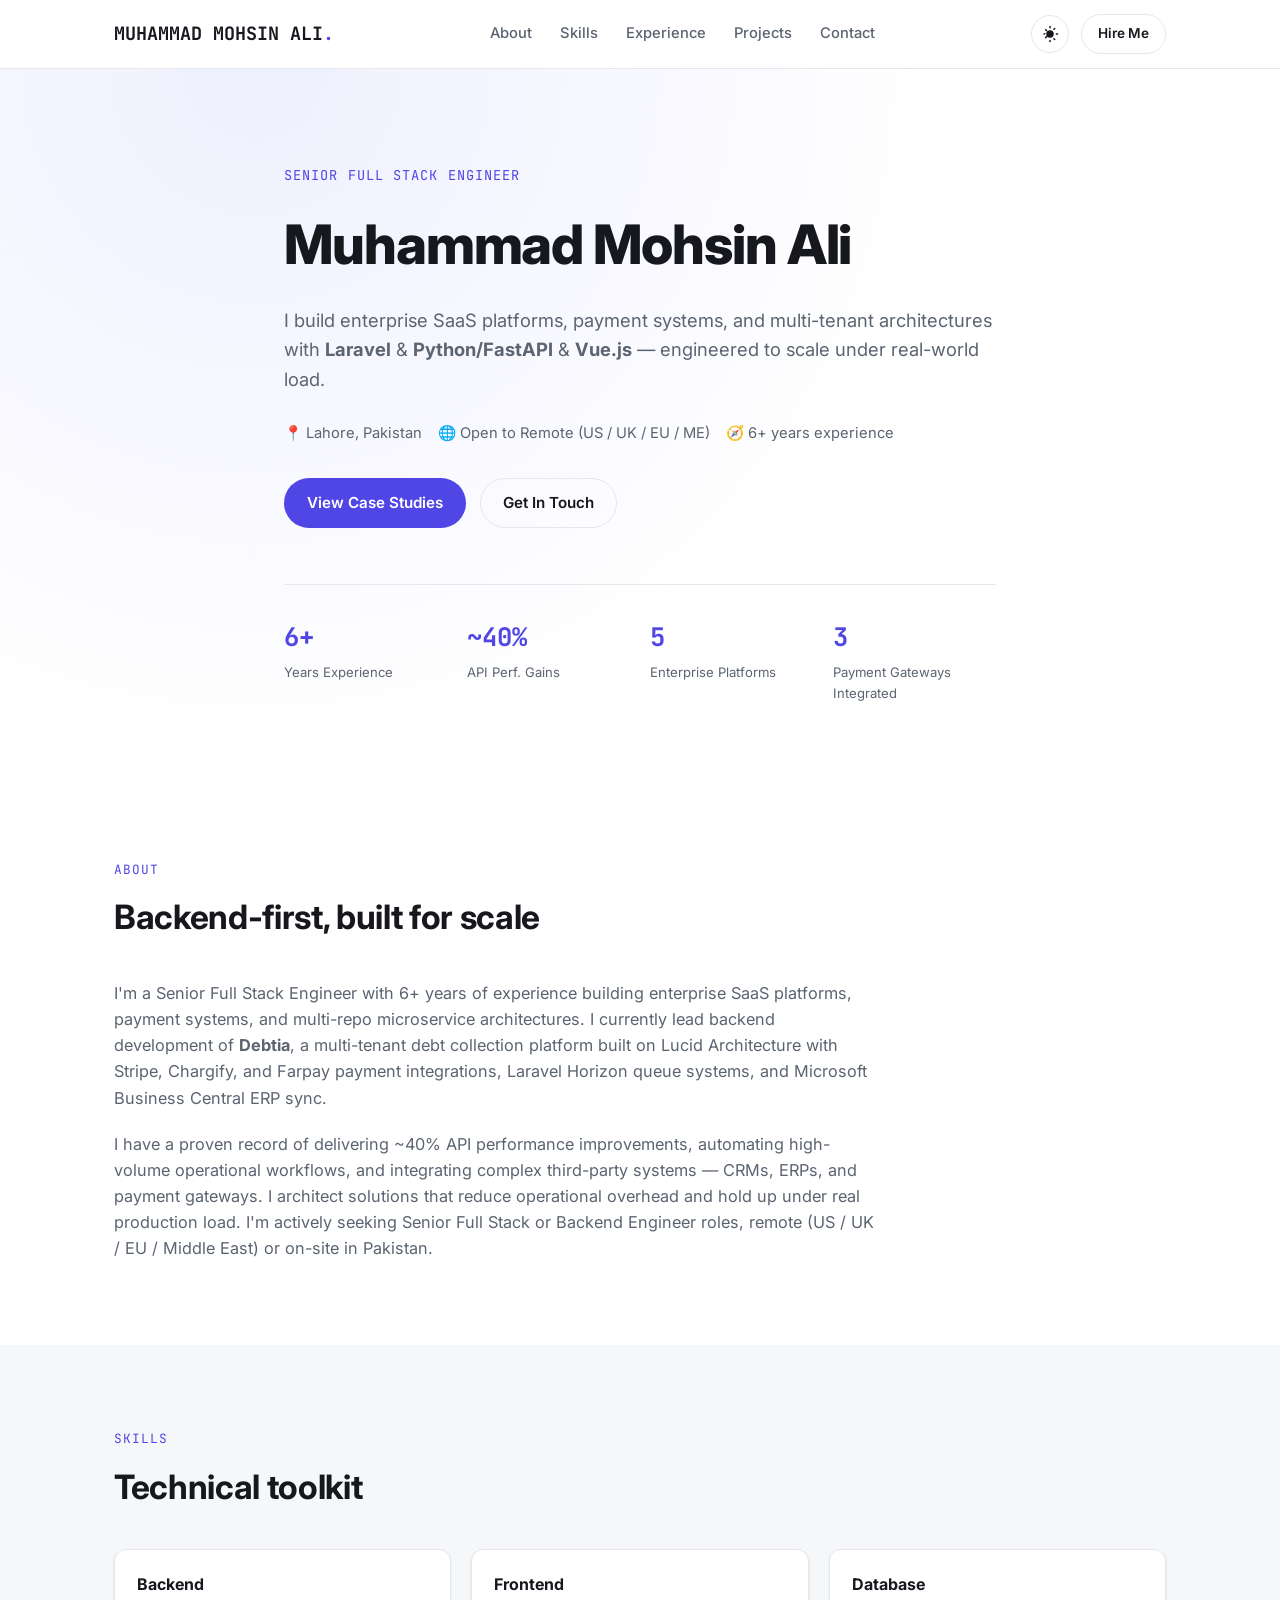
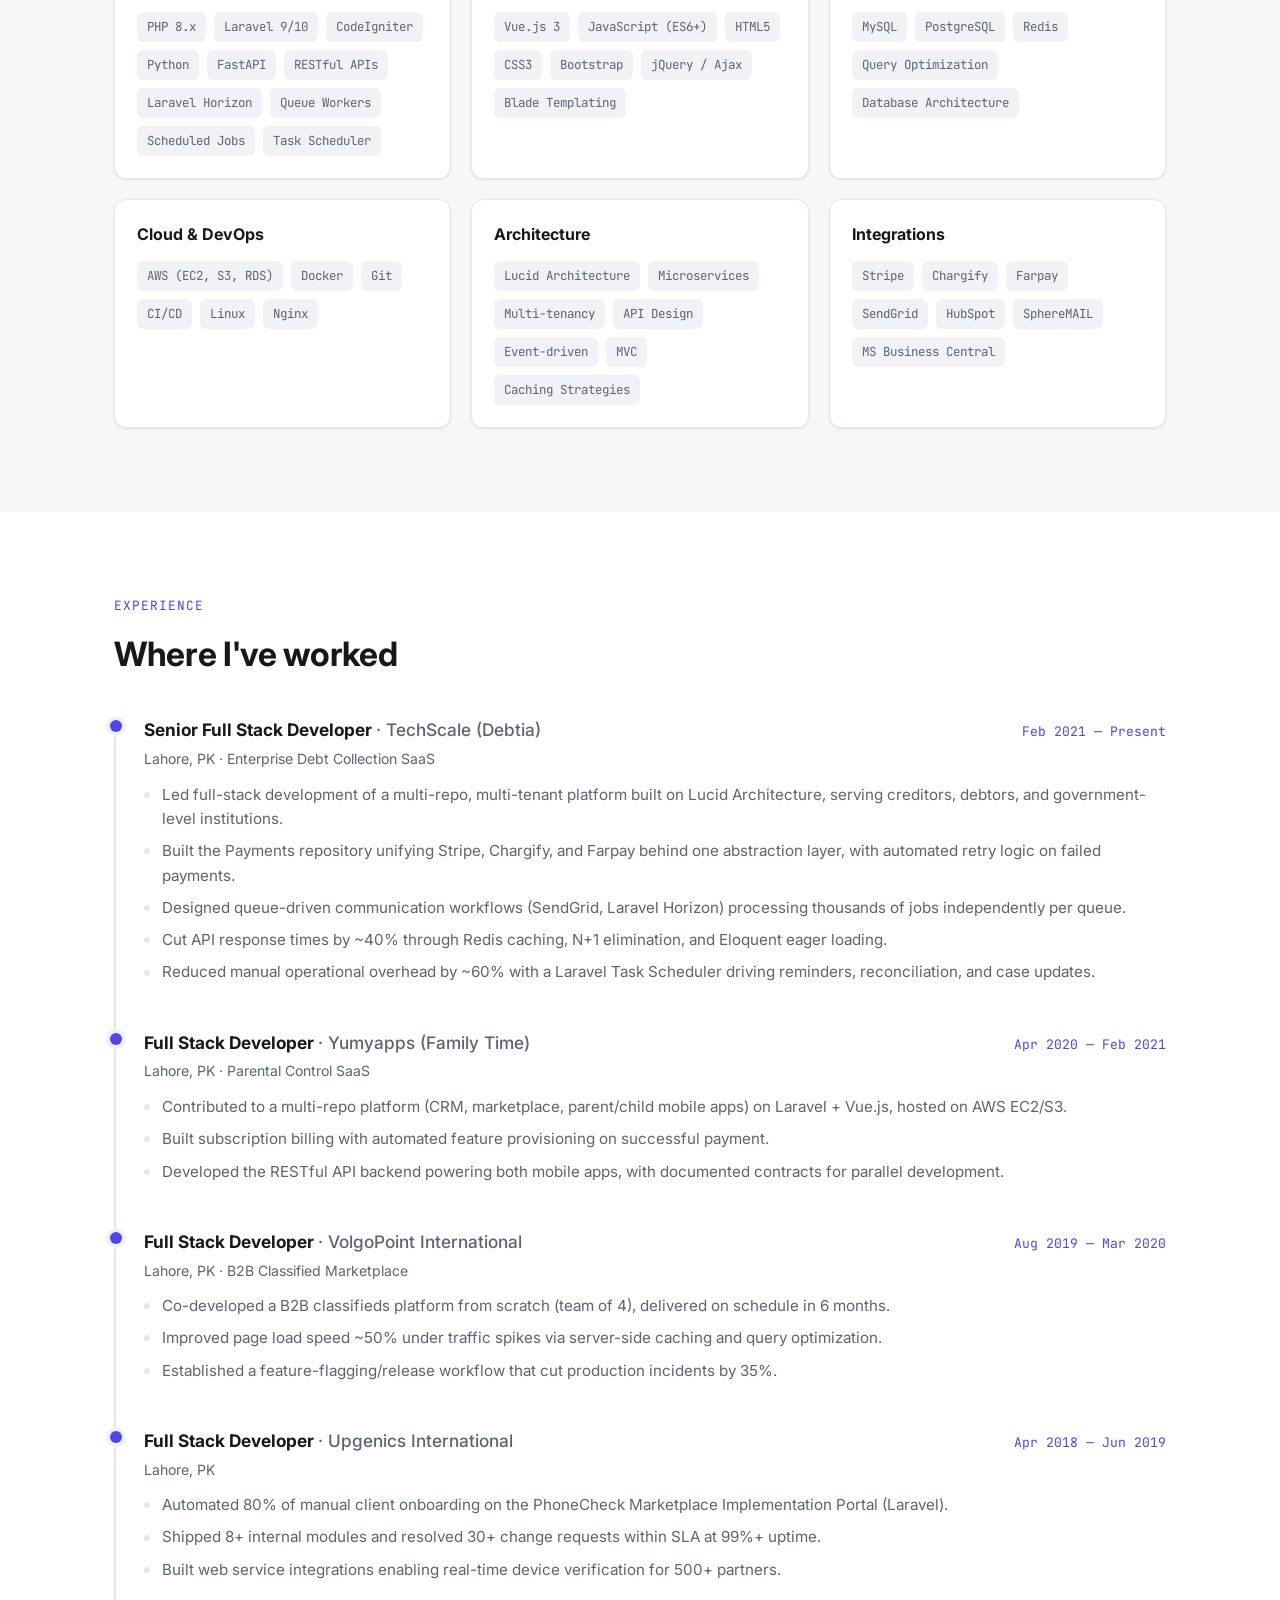
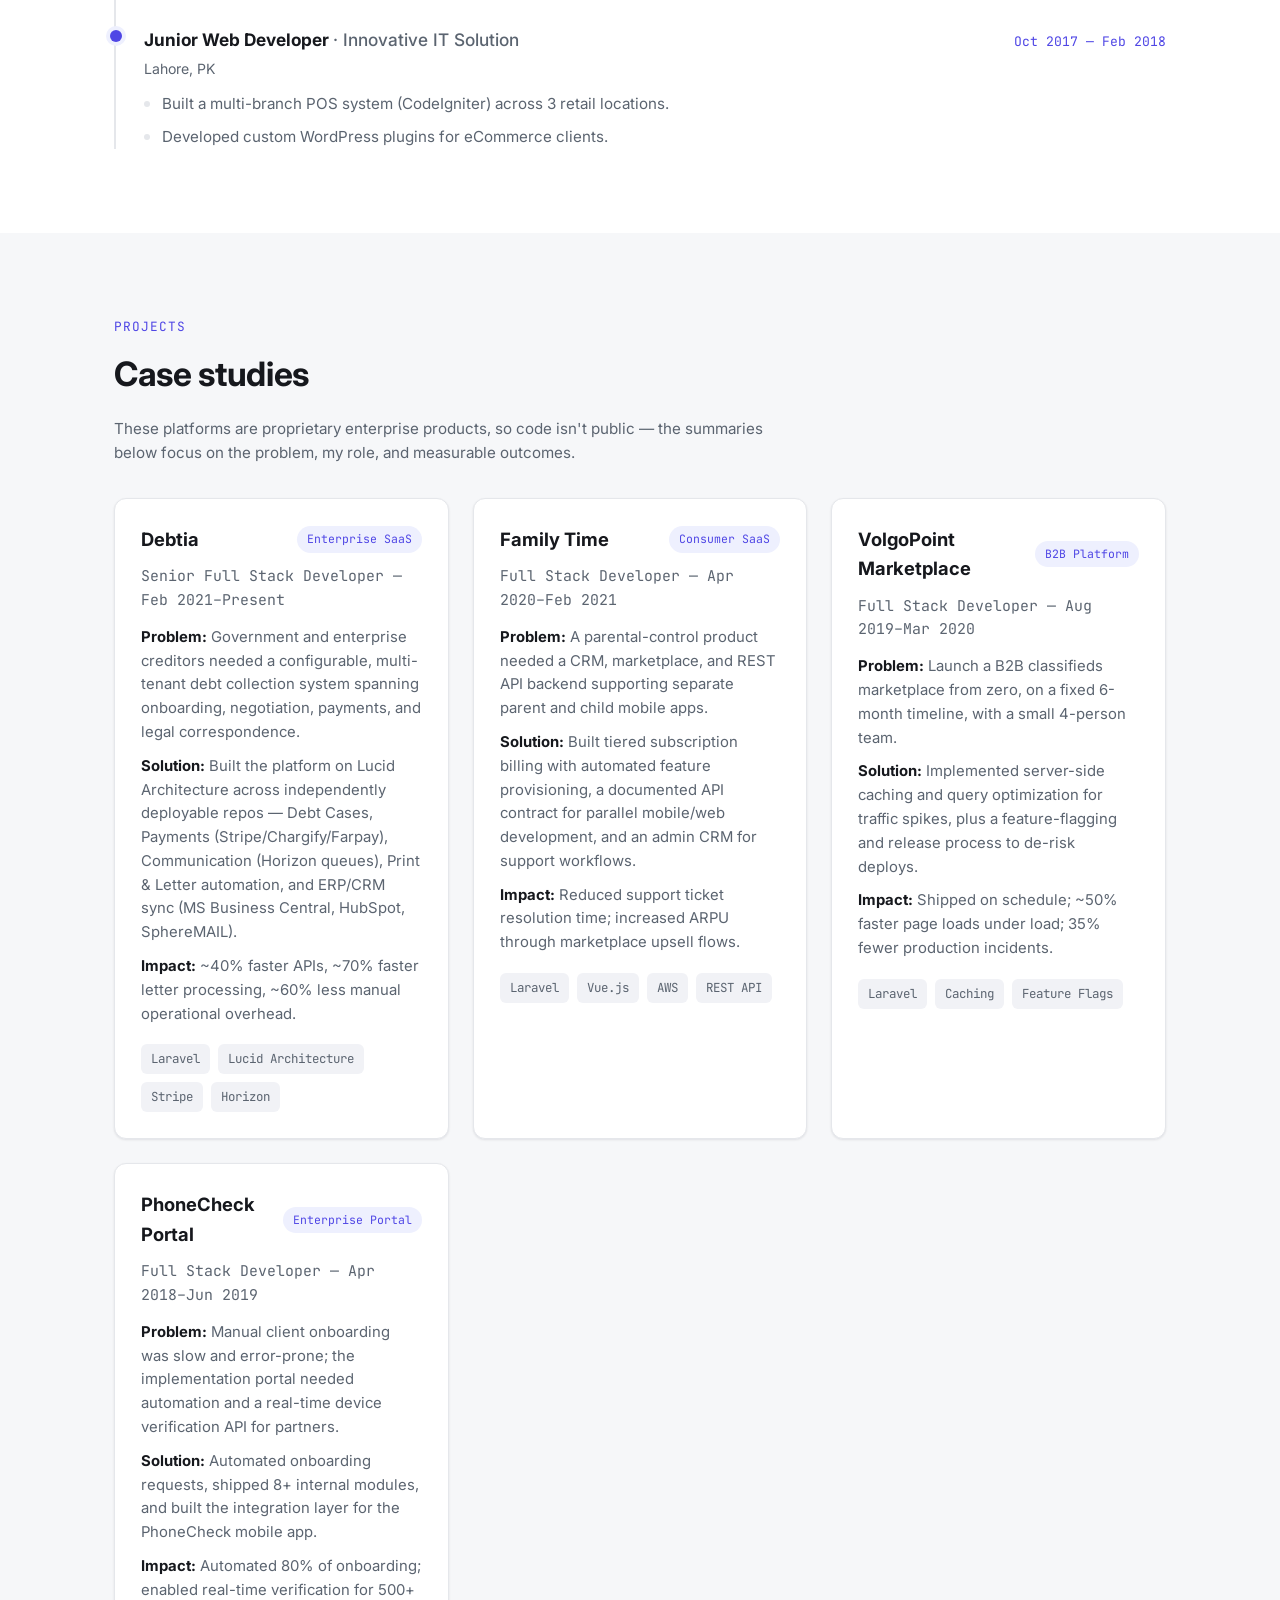
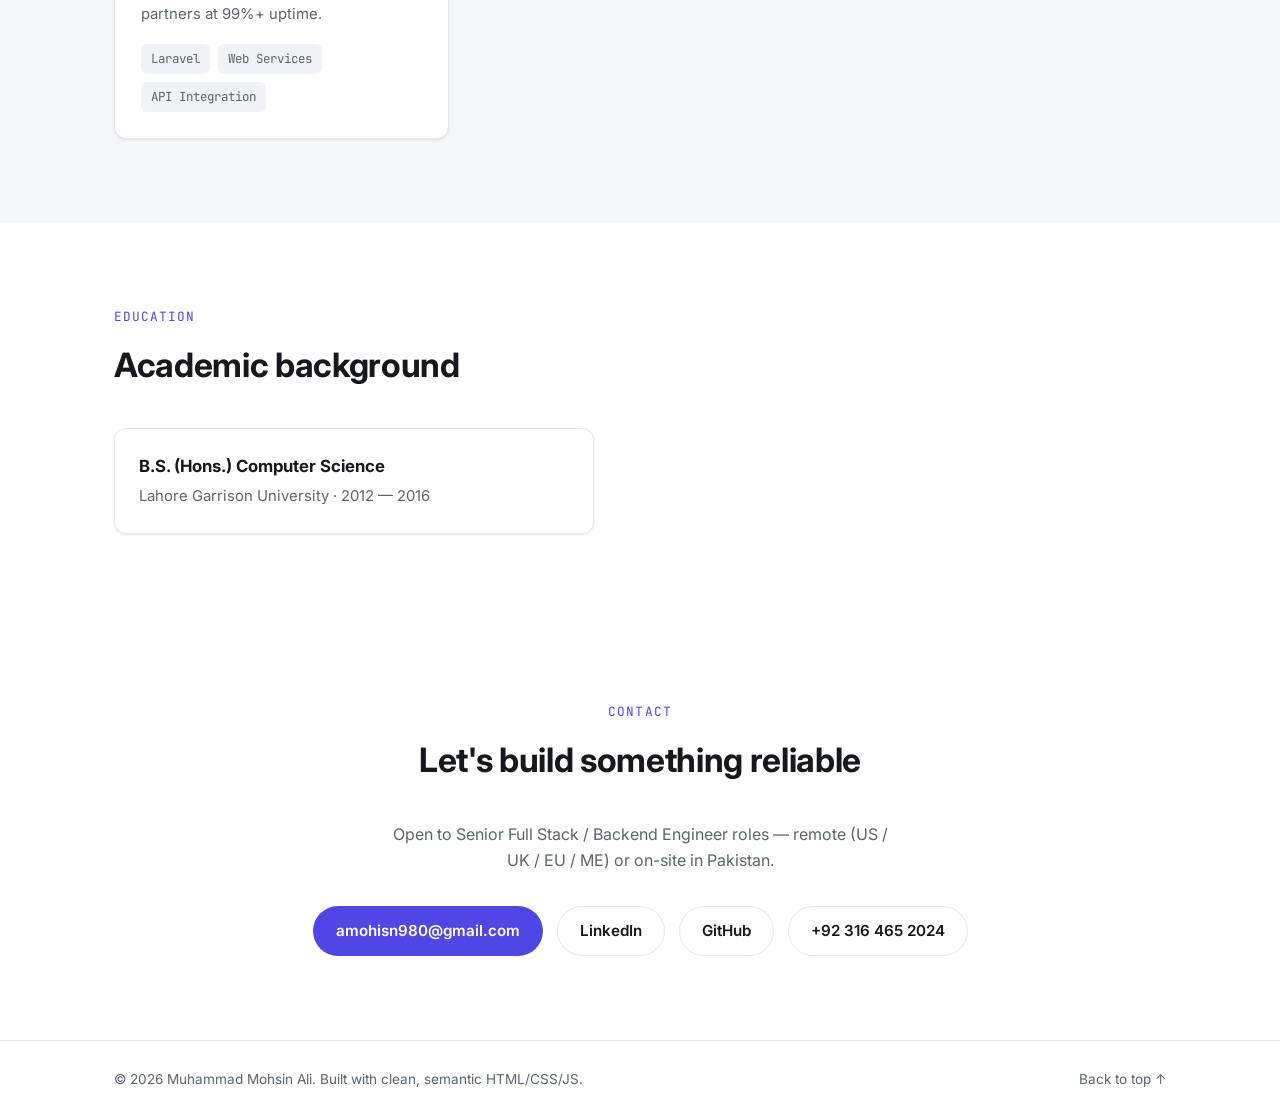
<file: index.html>
<!DOCTYPE html>
<html lang="en">
<head>
<meta charset="UTF-8">
<meta name="viewport" content="width=device-width, initial-scale=1.0">
<title>Muhammad Mohsin Ali — Senior Full Stack Engineer</title>
<meta name="description" content="Senior Full Stack Engineer specializing in Laravel, Vue.js, and cloud architecture for enterprise SaaS and payment platforms.">
<link rel="preconnect" href="https://fonts.googleapis.com">
<link rel="preconnect" href="https://fonts.gstatic.com" crossorigin>
<link href="https://fonts.googleapis.com/css2?family=Inter:wght@400;500;600;700;800&family=JetBrains+Mono:wght@400;500;600&display=swap" rel="stylesheet">
<link rel="stylesheet" href="css/style.css">
</head>
<body>

<a class="skip-link" href="#main">Skip to content</a>

<header class="site-header" id="top">
  <div class="container header-inner">
    <a href="#top" class="logo">MUHAMMAD MOHSIN ALI<span class="logo-dot">.</span></a>

    <nav class="nav" id="nav">
      <a href="#about">About</a>
      <a href="#skills">Skills</a>
      <a href="#experience">Experience</a>
      <a href="#projects">Projects</a>
      <a href="#contact">Contact</a>
    </nav>

    <div class="header-actions">
      <button class="theme-toggle" id="themeToggle" aria-label="Toggle color theme" type="button">
        <svg class="icon-sun" viewBox="0 0 24 24" width="18" height="18" aria-hidden="true"><path fill="currentColor" d="M12 4.5a1 1 0 0 1-1-1V2a1 1 0 1 1 2 0v1.5a1 1 0 0 1-1 1zm0 15a1 1 0 0 1 1 1V22a1 1 0 1 1-2 0v-1.5a1 1 0 0 1 1-1zm7.5-7.5a1 1 0 0 1 1-1H22a1 1 0 1 1 0 2h-1.5a1 1 0 0 1-1-1zm-15 0a1 1 0 0 1 1 1H4a1 1 0 1 1 0-2h1.5a1 1 0 0 1 1 1zm12.02-5.52a1 1 0 0 1 0-1.42l1.06-1.06a1 1 0 1 1 1.42 1.42l-1.06 1.06a1 1 0 0 1-1.42 0zm-11.04 11.04a1 1 0 0 1 0-1.42l1.06-1.06a1 1 0 1 1 1.42 1.42L6.9 17.52a1 1 0 0 1-1.42 0zm11.04 0a1 1 0 0 1 1.42 0l1.06 1.06a1 1 0 1 1-1.42 1.42l-1.06-1.06a1 1 0 0 1 0-1.42zM5.52 5.52a1 1 0 0 1 1.42 0l1.06 1.06a1 1 0 1 1-1.42 1.42L5.52 6.94a1 1 0 0 1 0-1.42zM12 7a5 5 0 1 1 0 10 5 5 0 0 1 0-10z"/></svg>
        <svg class="icon-moon" viewBox="0 0 24 24" width="18" height="18" aria-hidden="true"><path fill="currentColor" d="M20.742 13.045a8.088 8.088 0 0 1-2.077.273c-4.508 0-8.16-3.653-8.16-8.16 0-1.313.313-2.552.868-3.65a.75.75 0 0 0-.917-1.026A10.083 10.083 0 0 0 3 10.917C3 16.478 7.522 21 13.083 21a10.083 10.083 0 0 0 8.475-4.535.75.75 0 0 0-.816-1.42z"/></svg>
      </button>
      <a class="btn btn-sm btn-outline" href="mailto:amohisn980@gmail.com">Hire Me</a>
      <button class="nav-toggle" id="navToggle" aria-label="Toggle navigation" aria-expanded="false" type="button">
        <span></span><span></span><span></span>
      </button>
    </div>
  </div>
</header>

<main id="main">

  <!-- HERO -->
  <section class="hero">
    <div class="container hero-inner">
      <p class="eyebrow">Senior Full Stack Engineer</p>
      <h1>Muhammad Mohsin Ali</h1>
      <p class="hero-sub">I build enterprise SaaS platforms, payment systems, and multi-tenant architectures with <strong>Laravel</strong> &amp; <strong>Python/FastAPI</strong> &amp; <strong>Vue.js</strong> — engineered to scale under real-world load.</p>

      <ul class="hero-meta">
        <li>📍 Lahore, Pakistan</li>
        <li>🌐 Open to Remote (US / UK / EU / ME)</li>
        <li>🧭 6+ years experience</li>
      </ul>

      <div class="hero-actions">
        <a href="#projects" class="btn btn-primary">View Case Studies</a>
        <a href="#contact" class="btn btn-outline">Get In Touch</a>
      </div>

      <div class="hero-stats">
        <div class="stat"><span class="stat-num">6+</span><span class="stat-label">Years Experience</span></div>
        <div class="stat"><span class="stat-num">~40%</span><span class="stat-label">API Perf. Gains</span></div>
        <div class="stat"><span class="stat-num">5</span><span class="stat-label">Enterprise Platforms</span></div>
        <div class="stat"><span class="stat-num">3</span><span class="stat-label">Payment Gateways Integrated</span></div>
      </div>
    </div>
  </section>

  <!-- ABOUT -->
  <section class="section" id="about">
    <div class="container">
      <p class="section-eyebrow">About</p>
      <h2 class="section-title">Backend-first, built for scale</h2>
      <div class="about-grid">
        <p class="about-text">
          I'm a Senior Full Stack Engineer with 6+ years of experience building enterprise SaaS platforms, payment systems,
          and multi-repo microservice architectures. I currently lead backend development of <strong>Debtia</strong>, a
          multi-tenant debt collection platform built on Lucid Architecture with Stripe, Chargify, and Farpay payment
          integrations, Laravel Horizon queue systems, and Microsoft Business Central ERP sync.
        </p>
        <p class="about-text">
          I have a proven record of delivering ~40% API performance improvements, automating high-volume operational
          workflows, and integrating complex third-party systems — CRMs, ERPs, and payment gateways. I architect solutions
          that reduce operational overhead and hold up under real production load. I'm actively seeking Senior Full Stack
          or Backend Engineer roles, remote (US / UK / EU / Middle East) or on-site in Pakistan.
        </p>
      </div>
    </div>
  </section>

  <!-- SKILLS -->
  <section class="section section-alt" id="skills">
    <div class="container">
      <p class="section-eyebrow">Skills</p>
      <h2 class="section-title">Technical toolkit</h2>

      <div class="skills-grid">
        <div class="skill-card">
          <h3>Backend</h3>
          <div class="tag-list">
            <span class="tag">PHP 8.x</span><span class="tag">Laravel 9/10</span><span class="tag">CodeIgniter</span>
            <span class="tag">Python</span><span class="tag">FastAPI</span>
            <span class="tag">RESTful APIs</span><span class="tag">Laravel Horizon</span><span class="tag">Queue Workers</span>
            <span class="tag">Scheduled Jobs</span><span class="tag">Task Scheduler</span>
          </div>
        </div>
        <div class="skill-card">
          <h3>Frontend</h3>
          <div class="tag-list">
            <span class="tag">Vue.js 3</span><span class="tag">JavaScript (ES6+)</span><span class="tag">HTML5</span>
            <span class="tag">CSS3</span><span class="tag">Bootstrap</span><span class="tag">jQuery / Ajax</span>
            <span class="tag">Blade Templating</span>
          </div>
        </div>
        <div class="skill-card">
          <h3>Database</h3>
          <div class="tag-list">
            <span class="tag">MySQL</span><span class="tag">PostgreSQL</span><span class="tag">Redis</span>
            <span class="tag">Query Optimization</span><span class="tag">Database Architecture</span>
          </div>
        </div>
        <div class="skill-card">
          <h3>Cloud &amp; DevOps</h3>
          <div class="tag-list">
            <span class="tag">AWS (EC2, S3, RDS)</span><span class="tag">Docker</span><span class="tag">Git</span>
            <span class="tag">CI/CD</span><span class="tag">Linux</span><span class="tag">Nginx</span>
          </div>
        </div>
        <div class="skill-card">
          <h3>Architecture</h3>
          <div class="tag-list">
            <span class="tag">Lucid Architecture</span><span class="tag">Microservices</span><span class="tag">Multi-tenancy</span>
            <span class="tag">API Design</span><span class="tag">Event-driven</span><span class="tag">MVC</span>
            <span class="tag">Caching Strategies</span>
          </div>
        </div>
        <div class="skill-card">
          <h3>Integrations</h3>
          <div class="tag-list">
            <span class="tag">Stripe</span><span class="tag">Chargify</span><span class="tag">Farpay</span>
            <span class="tag">SendGrid</span><span class="tag">HubSpot</span><span class="tag">SphereMAIL</span>
            <span class="tag">MS Business Central</span>
          </div>
        </div>
      </div>
    </div>
  </section>

  <!-- EXPERIENCE -->
  <section class="section" id="experience">
    <div class="container">
      <p class="section-eyebrow">Experience</p>
      <h2 class="section-title">Where I've worked</h2>

      <ol class="timeline">
        <li class="timeline-item">
          <div class="timeline-marker"></div>
          <div class="timeline-content">
            <div class="timeline-head">
              <h3>Senior Full Stack Developer <span class="timeline-company">· TechScale (Debtia)</span></h3>
              <span class="timeline-date">Feb 2021 — Present</span>
            </div>
            <p class="timeline-loc">Lahore, PK · Enterprise Debt Collection SaaS</p>
            <ul>
              <li>Led full-stack development of a multi-repo, multi-tenant platform built on Lucid Architecture, serving creditors, debtors, and government-level institutions.</li>
              <li>Built the Payments repository unifying Stripe, Chargify, and Farpay behind one abstraction layer, with automated retry logic on failed payments.</li>
              <li>Designed queue-driven communication workflows (SendGrid, Laravel Horizon) processing thousands of jobs independently per queue.</li>
              <li>Cut API response times by ~40% through Redis caching, N+1 elimination, and Eloquent eager loading.</li>
              <li>Reduced manual operational overhead by ~60% with a Laravel Task Scheduler driving reminders, reconciliation, and case updates.</li>
            </ul>
          </div>
        </li>

        <li class="timeline-item">
          <div class="timeline-marker"></div>
          <div class="timeline-content">
            <div class="timeline-head">
              <h3>Full Stack Developer <span class="timeline-company">· Yumyapps (Family Time)</span></h3>
              <span class="timeline-date">Apr 2020 — Feb 2021</span>
            </div>
            <p class="timeline-loc">Lahore, PK · Parental Control SaaS</p>
            <ul>
              <li>Contributed to a multi-repo platform (CRM, marketplace, parent/child mobile apps) on Laravel + Vue.js, hosted on AWS EC2/S3.</li>
              <li>Built subscription billing with automated feature provisioning on successful payment.</li>
              <li>Developed the RESTful API backend powering both mobile apps, with documented contracts for parallel development.</li>
            </ul>
          </div>
        </li>

        <li class="timeline-item">
          <div class="timeline-marker"></div>
          <div class="timeline-content">
            <div class="timeline-head">
              <h3>Full Stack Developer <span class="timeline-company">· VolgoPoint International</span></h3>
              <span class="timeline-date">Aug 2019 — Mar 2020</span>
            </div>
            <p class="timeline-loc">Lahore, PK · B2B Classified Marketplace</p>
            <ul>
              <li>Co-developed a B2B classifieds platform from scratch (team of 4), delivered on schedule in 6 months.</li>
              <li>Improved page load speed ~50% under traffic spikes via server-side caching and query optimization.</li>
              <li>Established a feature-flagging/release workflow that cut production incidents by 35%.</li>
            </ul>
          </div>
        </li>

        <li class="timeline-item">
          <div class="timeline-marker"></div>
          <div class="timeline-content">
            <div class="timeline-head">
              <h3>Full Stack Developer <span class="timeline-company">· Upgenics International</span></h3>
              <span class="timeline-date">Apr 2018 — Jun 2019</span>
            </div>
            <p class="timeline-loc">Lahore, PK</p>
            <ul>
              <li>Automated 80% of manual client onboarding on the PhoneCheck Marketplace Implementation Portal (Laravel).</li>
              <li>Shipped 8+ internal modules and resolved 30+ change requests within SLA at 99%+ uptime.</li>
              <li>Built web service integrations enabling real-time device verification for 500+ partners.</li>
            </ul>
          </div>
        </li>

        <li class="timeline-item">
          <div class="timeline-marker"></div>
          <div class="timeline-content">
            <div class="timeline-head">
              <h3>Junior Web Developer <span class="timeline-company">· Innovative IT Solution</span></h3>
              <span class="timeline-date">Oct 2017 — Feb 2018</span>
            </div>
            <p class="timeline-loc">Lahore, PK</p>
            <ul>
              <li>Built a multi-branch POS system (CodeIgniter) across 3 retail locations.</li>
              <li>Developed custom WordPress plugins for eCommerce clients.</li>
            </ul>
          </div>
        </li>
      </ol>
    </div>
  </section>

  <!-- PROJECTS / CASE STUDIES -->
  <section class="section section-alt" id="projects">
    <div class="container">
      <p class="section-eyebrow">Projects</p>
      <h2 class="section-title">Case studies</h2>
      <p class="section-note">These platforms are proprietary enterprise products, so code isn't public — the summaries below focus on the problem, my role, and measurable outcomes.</p>

      <div class="case-grid">
        <article class="case-card">
          <div class="case-head">
            <h3>Debtia</h3>
            <span class="case-tag">Enterprise SaaS</span>
          </div>
          <p class="case-role">Senior Full Stack Developer — Feb 2021–Present</p>
          <p><strong>Problem:</strong> Government and enterprise creditors needed a configurable, multi-tenant debt collection system spanning onboarding, negotiation, payments, and legal correspondence.</p>
          <p><strong>Solution:</strong> Built the platform on Lucid Architecture across independently deployable repos — Debt Cases, Payments (Stripe/Chargify/Farpay), Communication (Horizon queues), Print &amp; Letter automation, and ERP/CRM sync (MS Business Central, HubSpot, SphereMAIL).</p>
          <p><strong>Impact:</strong> ~40% faster APIs, ~70% faster letter processing, ~60% less manual operational overhead.</p>
          <div class="tag-list">
            <span class="tag">Laravel</span><span class="tag">Lucid Architecture</span><span class="tag">Stripe</span><span class="tag">Horizon</span>
          </div>
        </article>

        <article class="case-card">
          <div class="case-head">
            <h3>Family Time</h3>
            <span class="case-tag">Consumer SaaS</span>
          </div>
          <p class="case-role">Full Stack Developer — Apr 2020–Feb 2021</p>
          <p><strong>Problem:</strong> A parental-control product needed a CRM, marketplace, and REST API backend supporting separate parent and child mobile apps.</p>
          <p><strong>Solution:</strong> Built tiered subscription billing with automated feature provisioning, a documented API contract for parallel mobile/web development, and an admin CRM for support workflows.</p>
          <p><strong>Impact:</strong> Reduced support ticket resolution time; increased ARPU through marketplace upsell flows.</p>
          <div class="tag-list">
            <span class="tag">Laravel</span><span class="tag">Vue.js</span><span class="tag">AWS</span><span class="tag">REST API</span>
          </div>
        </article>

        <article class="case-card">
          <div class="case-head">
            <h3>VolgoPoint Marketplace</h3>
            <span class="case-tag">B2B Platform</span>
          </div>
          <p class="case-role">Full Stack Developer — Aug 2019–Mar 2020</p>
          <p><strong>Problem:</strong> Launch a B2B classifieds marketplace from zero, on a fixed 6-month timeline, with a small 4-person team.</p>
          <p><strong>Solution:</strong> Implemented server-side caching and query optimization for traffic spikes, plus a feature-flagging and release process to de-risk deploys.</p>
          <p><strong>Impact:</strong> Shipped on schedule; ~50% faster page loads under load; 35% fewer production incidents.</p>
          <div class="tag-list">
            <span class="tag">Laravel</span><span class="tag">Caching</span><span class="tag">Feature Flags</span>
          </div>
        </article>

        <article class="case-card">
          <div class="case-head">
            <h3>PhoneCheck Portal</h3>
            <span class="case-tag">Enterprise Portal</span>
          </div>
          <p class="case-role">Full Stack Developer — Apr 2018–Jun 2019</p>
          <p><strong>Problem:</strong> Manual client onboarding was slow and error-prone; the implementation portal needed automation and a real-time device verification API for partners.</p>
          <p><strong>Solution:</strong> Automated onboarding requests, shipped 8+ internal modules, and built the integration layer for the PhoneCheck mobile app.</p>
          <p><strong>Impact:</strong> Automated 80% of onboarding; enabled real-time verification for 500+ partners at 99%+ uptime.</p>
          <div class="tag-list">
            <span class="tag">Laravel</span><span class="tag">Web Services</span><span class="tag">API Integration</span>
          </div>
        </article>
      </div>
    </div>
  </section>

  <!-- EDUCATION -->
  <section class="section" id="education">
    <div class="container">
      <p class="section-eyebrow">Education</p>
      <h2 class="section-title">Academic background</h2>
      <div class="edu-card">
        <h3>B.S. (Hons.) Computer Science</h3>
        <p>Lahore Garrison University · 2012 — 2016</p>
      </div>
    </div>
  </section>

  <!-- CONTACT -->
  <section class="section section-cta" id="contact">
    <div class="container cta-inner">
      <p class="section-eyebrow">Contact</p>
      <h2 class="section-title">Let's build something reliable</h2>
      <p class="cta-text">Open to Senior Full Stack / Backend Engineer roles — remote (US / UK / EU / ME) or on-site in Pakistan.</p>
      <div class="contact-links">
        <a class="btn btn-primary" href="mailto:amohisn980@gmail.com">amohisn980@gmail.com</a>
        <a class="btn btn-outline" href="https://linkedin.com/in/mohxin-ali" target="_blank" rel="noopener">LinkedIn</a>
        <a class="btn btn-outline" href="https://github.com/mohsin980" target="_blank" rel="noopener">GitHub</a>
        <a class="btn btn-outline" href="tel:+923164652024">+92 316 465 2024</a>
      </div>
    </div>
  </section>

</main>

<footer class="site-footer">
  <div class="container footer-inner">
    <p>&copy; <span id="year"></span> Muhammad Mohsin Ali. Built with clean, semantic HTML/CSS/JS.</p>
    <a href="#top">Back to top ↑</a>
  </div>
</footer>

<script src="js/script.js"></script>
</body>
</html>
</file>
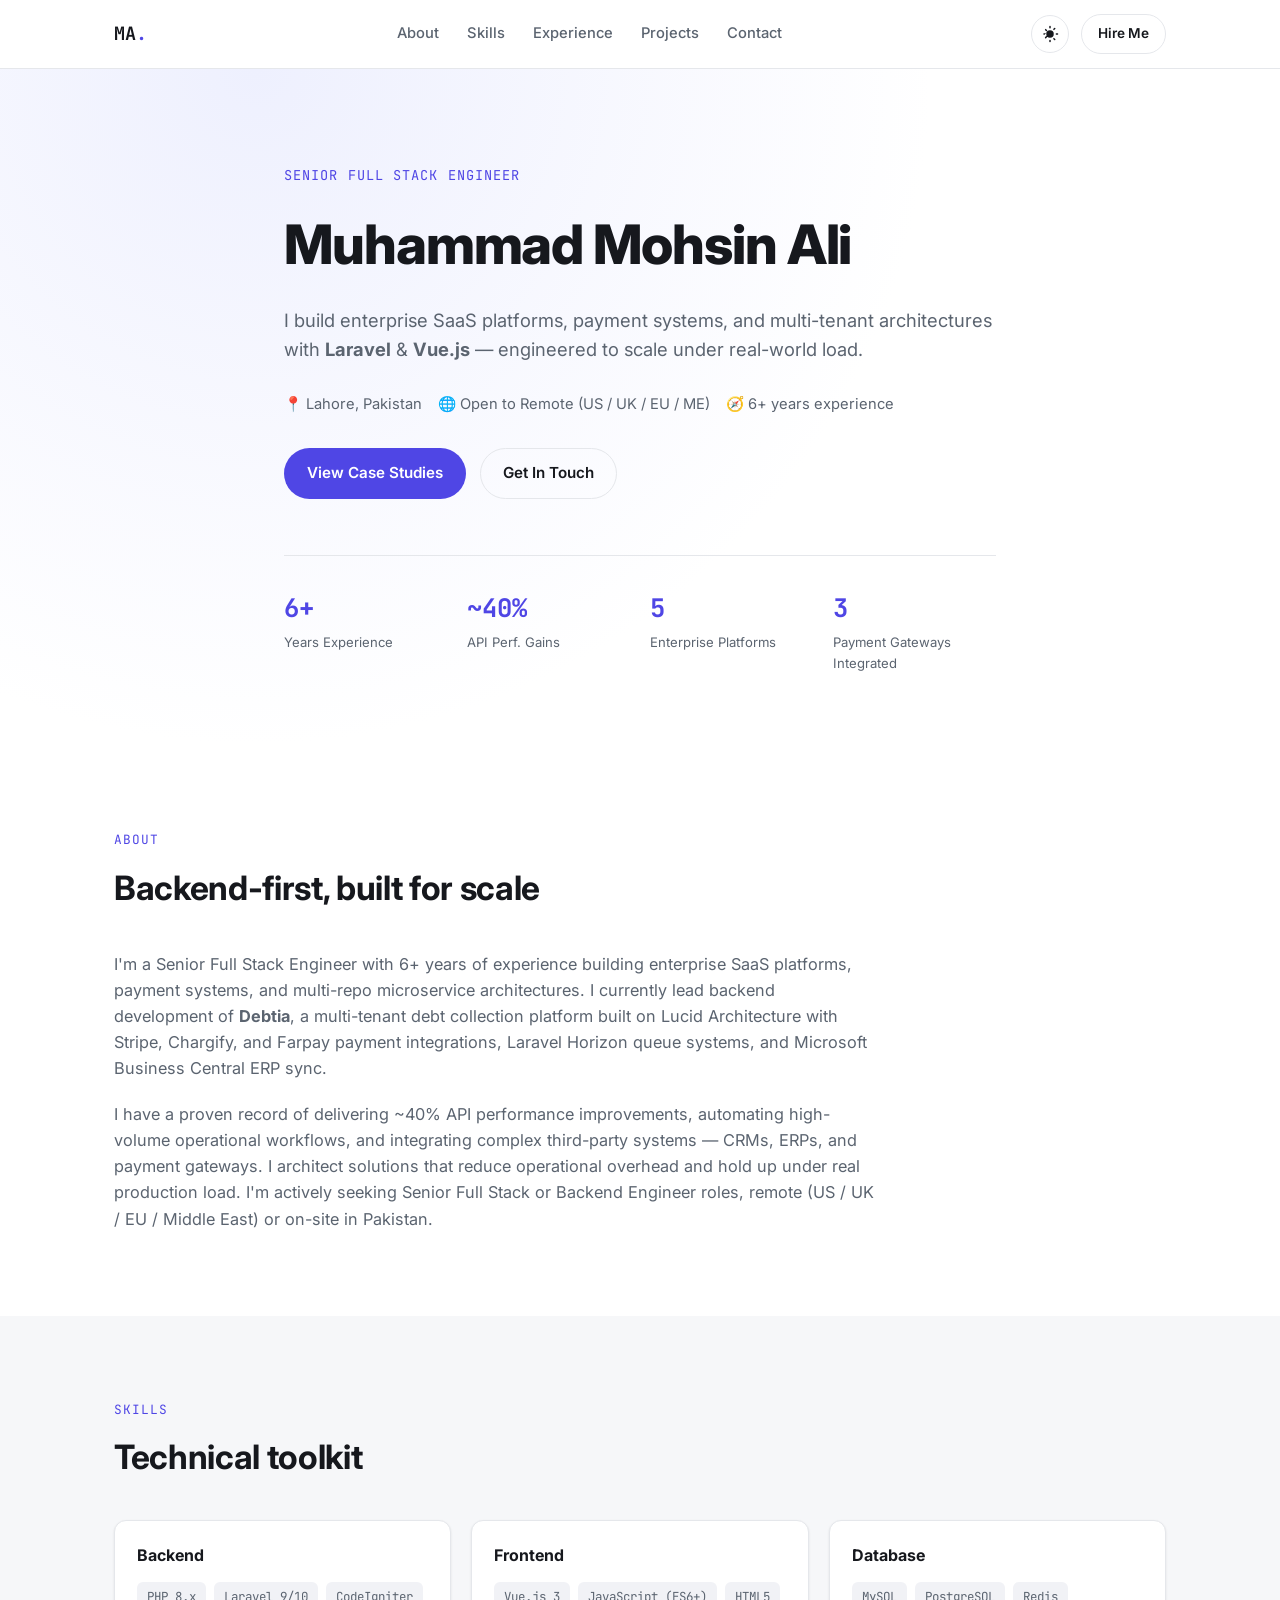
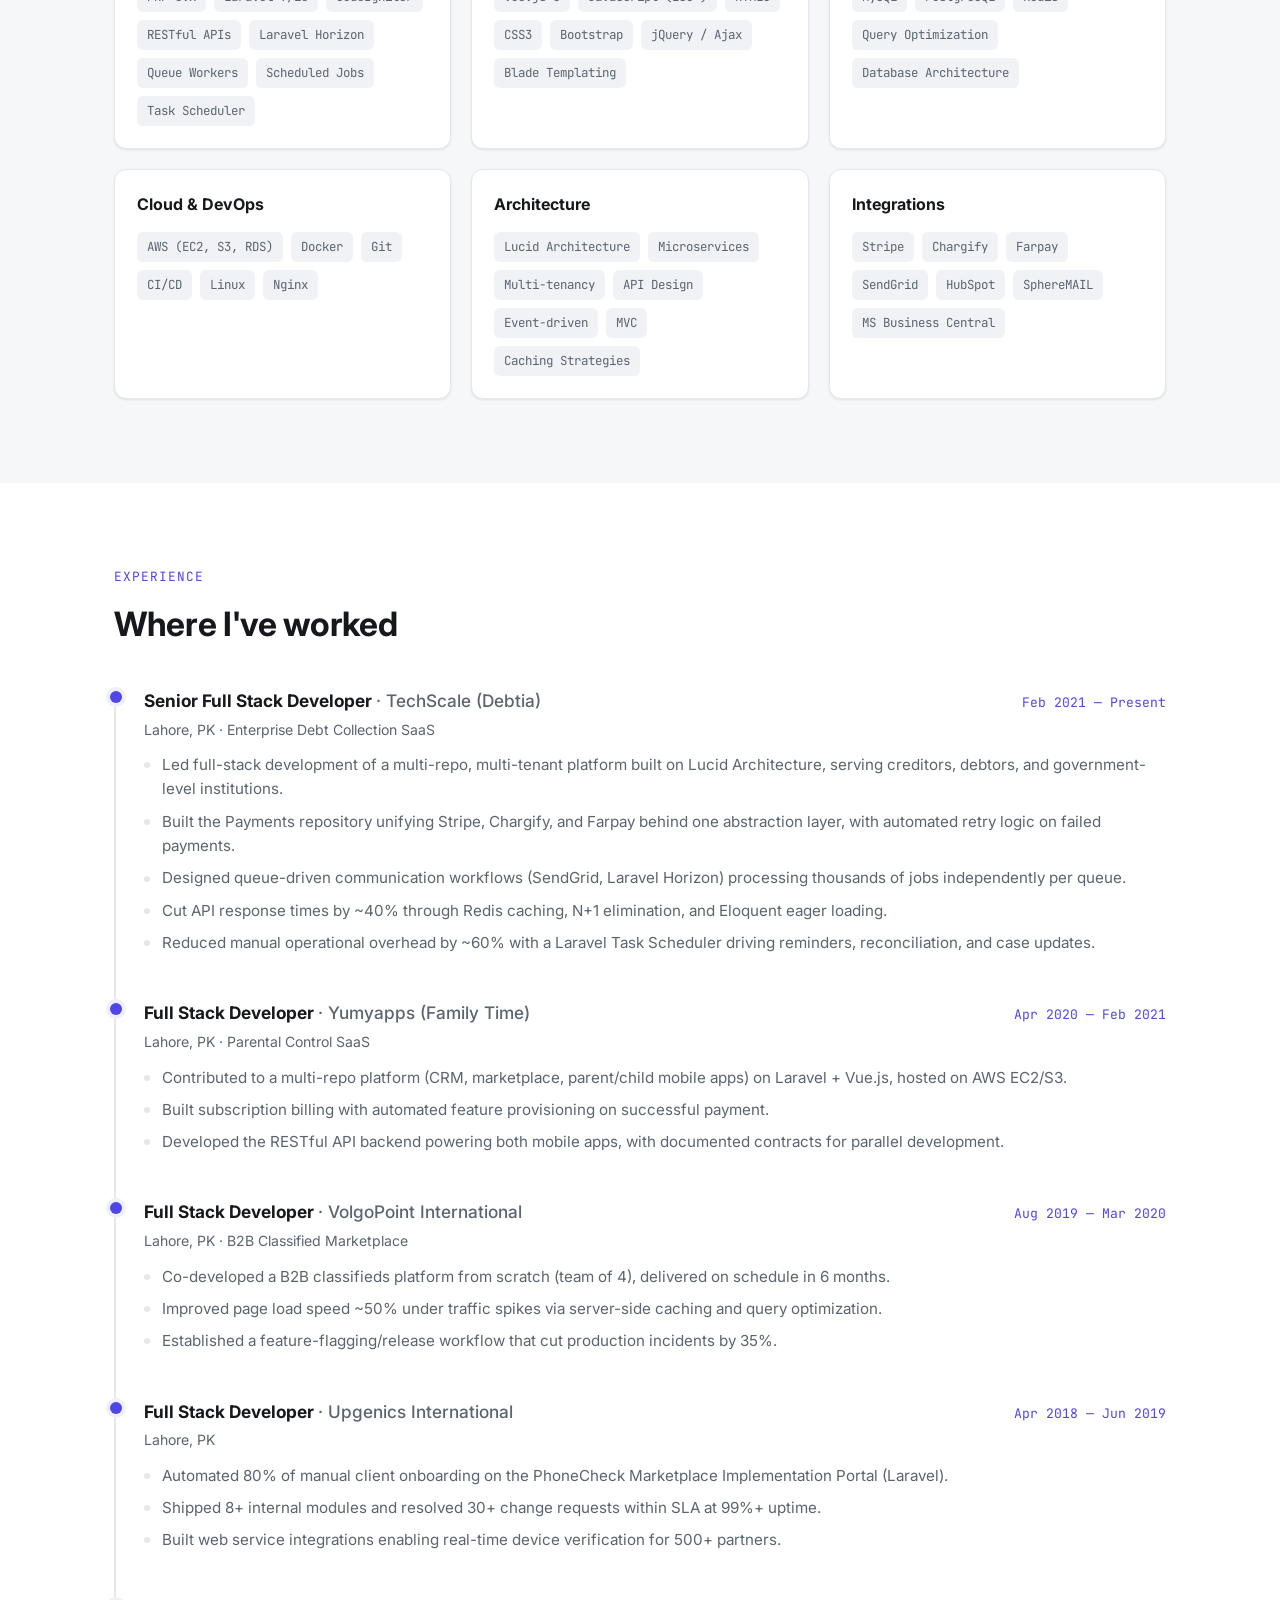
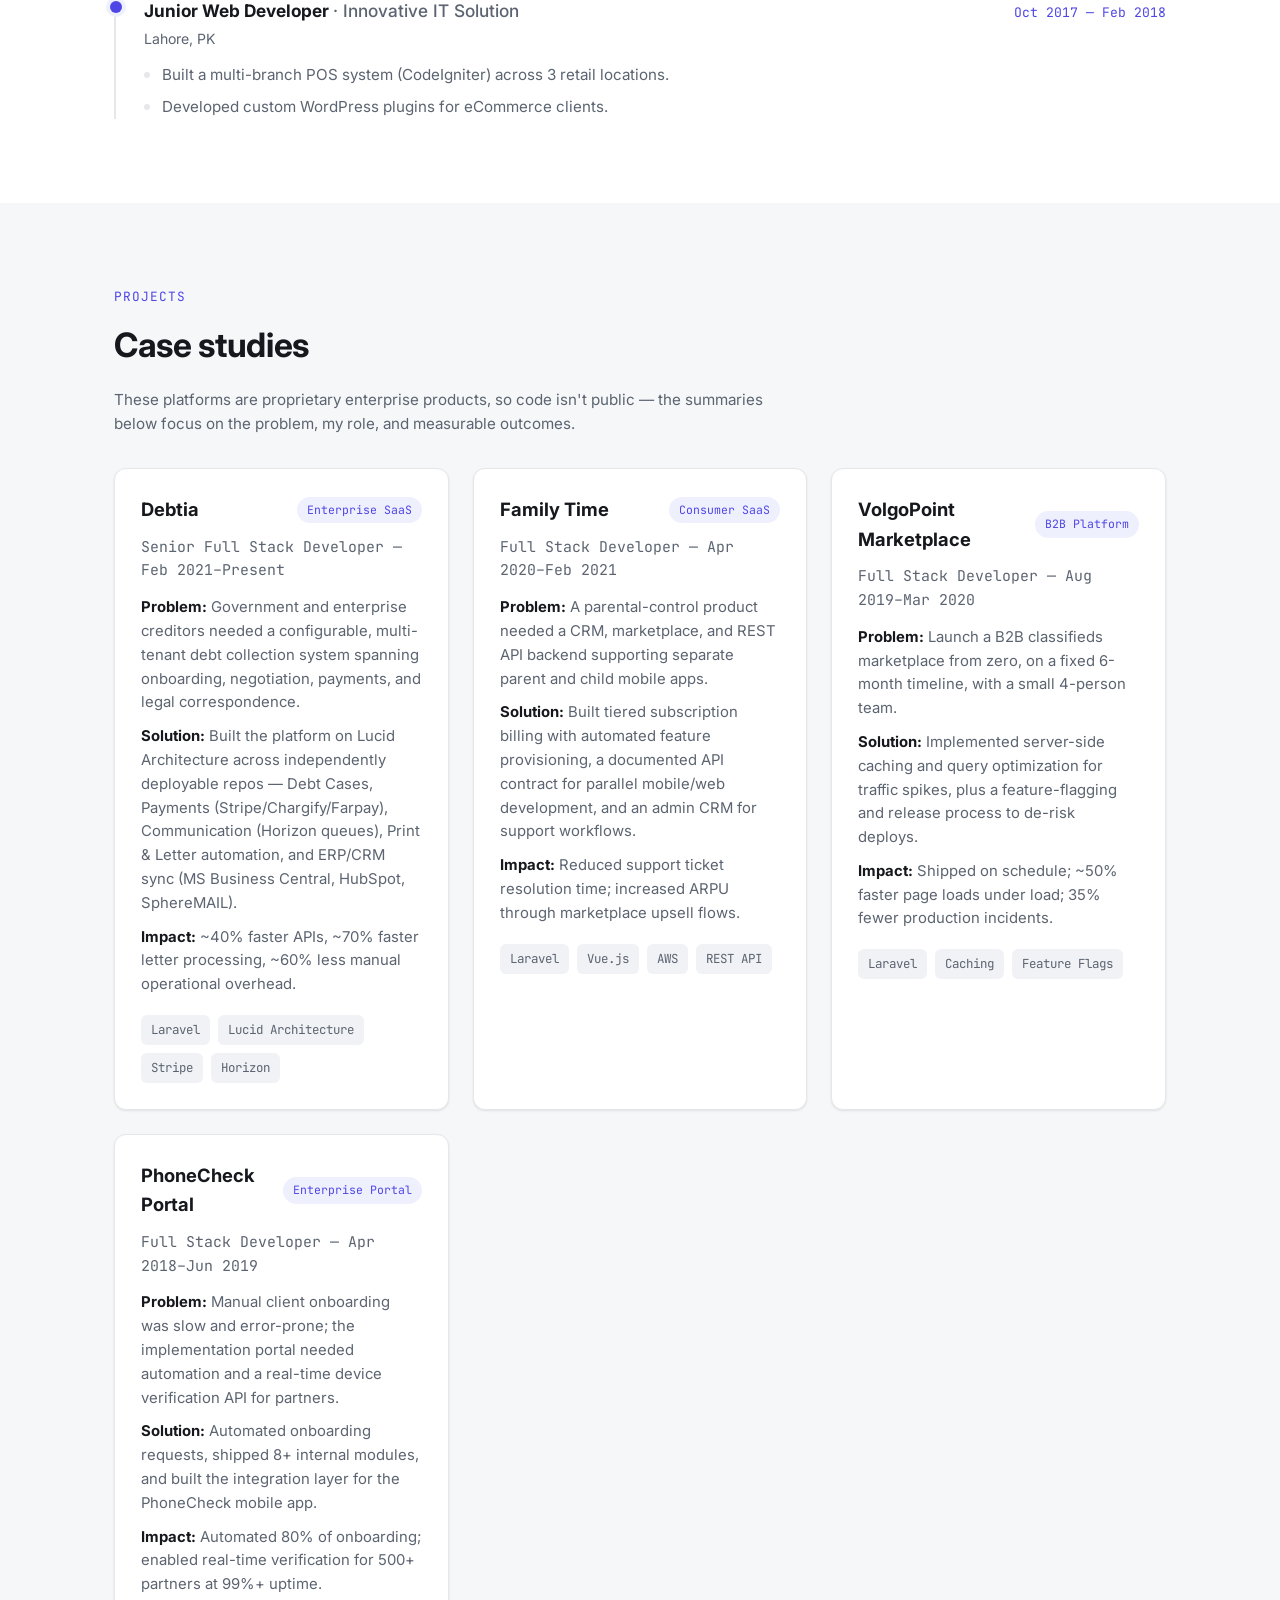
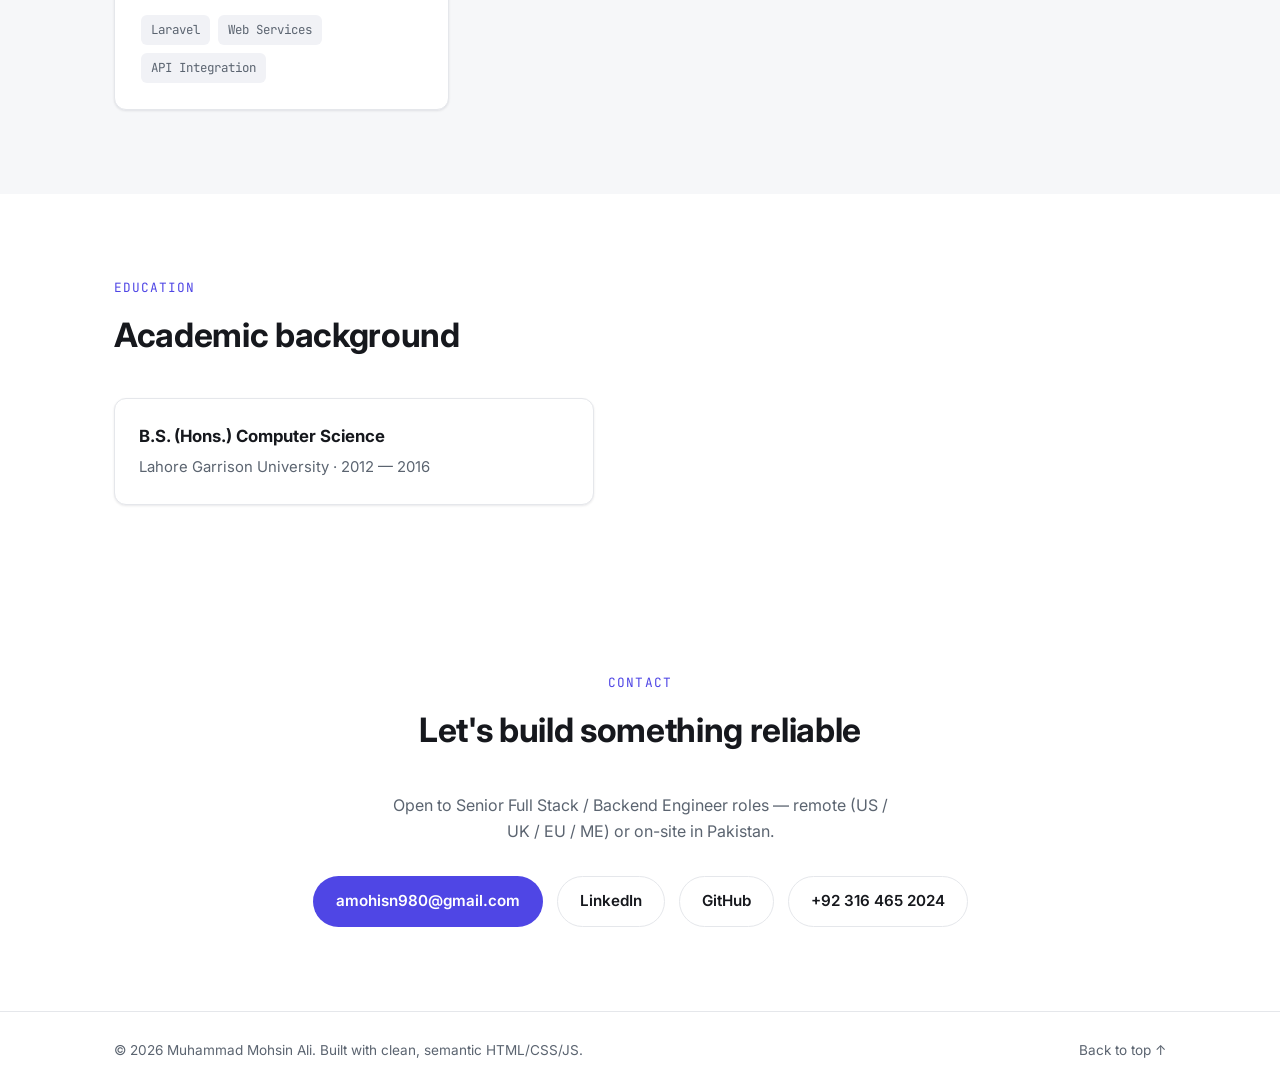
<file: portfolio-site/index.html>
<!DOCTYPE html>
<html lang="en">
<head>
<meta charset="UTF-8">
<meta name="viewport" content="width=device-width, initial-scale=1.0">
<title>Muhammad Mohsin Ali — Senior Full Stack Engineer</title>
<meta name="description" content="Senior Full Stack Engineer specializing in Laravel, Vue.js, and cloud architecture for enterprise SaaS and payment platforms.">
<link rel="preconnect" href="https://fonts.googleapis.com">
<link rel="preconnect" href="https://fonts.gstatic.com" crossorigin>
<link href="https://fonts.googleapis.com/css2?family=Inter:wght@400;500;600;700;800&family=JetBrains+Mono:wght@400;500;600&display=swap" rel="stylesheet">
<link rel="stylesheet" href="css/style.css">
</head>
<body>

<a class="skip-link" href="#main">Skip to content</a>

<header class="site-header" id="top">
  <div class="container header-inner">
    <a href="#top" class="logo">MA<span class="logo-dot">.</span></a>

    <nav class="nav" id="nav">
      <a href="#about">About</a>
      <a href="#skills">Skills</a>
      <a href="#experience">Experience</a>
      <a href="#projects">Projects</a>
      <a href="#contact">Contact</a>
    </nav>

    <div class="header-actions">
      <button class="theme-toggle" id="themeToggle" aria-label="Toggle color theme" type="button">
        <svg class="icon-sun" viewBox="0 0 24 24" width="18" height="18" aria-hidden="true"><path fill="currentColor" d="M12 4.5a1 1 0 0 1-1-1V2a1 1 0 1 1 2 0v1.5a1 1 0 0 1-1 1zm0 15a1 1 0 0 1 1 1V22a1 1 0 1 1-2 0v-1.5a1 1 0 0 1 1-1zm7.5-7.5a1 1 0 0 1 1-1H22a1 1 0 1 1 0 2h-1.5a1 1 0 0 1-1-1zm-15 0a1 1 0 0 1 1 1H4a1 1 0 1 1 0-2h1.5a1 1 0 0 1 1 1zm12.02-5.52a1 1 0 0 1 0-1.42l1.06-1.06a1 1 0 1 1 1.42 1.42l-1.06 1.06a1 1 0 0 1-1.42 0zm-11.04 11.04a1 1 0 0 1 0-1.42l1.06-1.06a1 1 0 1 1 1.42 1.42L6.9 17.52a1 1 0 0 1-1.42 0zm11.04 0a1 1 0 0 1 1.42 0l1.06 1.06a1 1 0 1 1-1.42 1.42l-1.06-1.06a1 1 0 0 1 0-1.42zM5.52 5.52a1 1 0 0 1 1.42 0l1.06 1.06a1 1 0 1 1-1.42 1.42L5.52 6.94a1 1 0 0 1 0-1.42zM12 7a5 5 0 1 1 0 10 5 5 0 0 1 0-10z"/></svg>
        <svg class="icon-moon" viewBox="0 0 24 24" width="18" height="18" aria-hidden="true"><path fill="currentColor" d="M20.742 13.045a8.088 8.088 0 0 1-2.077.273c-4.508 0-8.16-3.653-8.16-8.16 0-1.313.313-2.552.868-3.65a.75.75 0 0 0-.917-1.026A10.083 10.083 0 0 0 3 10.917C3 16.478 7.522 21 13.083 21a10.083 10.083 0 0 0 8.475-4.535.75.75 0 0 0-.816-1.42z"/></svg>
      </button>
      <a class="btn btn-sm btn-outline" href="mailto:amohisn980@gmail.com">Hire Me</a>
      <button class="nav-toggle" id="navToggle" aria-label="Toggle navigation" aria-expanded="false" type="button">
        <span></span><span></span><span></span>
      </button>
    </div>
  </div>
</header>

<main id="main">

  <!-- HERO -->
  <section class="hero">
    <div class="container hero-inner">
      <p class="eyebrow">Senior Full Stack Engineer</p>
      <h1>Muhammad Mohsin Ali</h1>
      <p class="hero-sub">I build enterprise SaaS platforms, payment systems, and multi-tenant architectures with <strong>Laravel</strong> &amp; <strong>Vue.js</strong> — engineered to scale under real-world load.</p>

      <ul class="hero-meta">
        <li>📍 Lahore, Pakistan</li>
        <li>🌐 Open to Remote (US / UK / EU / ME)</li>
        <li>🧭 6+ years experience</li>
      </ul>

      <div class="hero-actions">
        <a href="#projects" class="btn btn-primary">View Case Studies</a>
        <a href="#contact" class="btn btn-outline">Get In Touch</a>
      </div>

      <div class="hero-stats">
        <div class="stat"><span class="stat-num">6+</span><span class="stat-label">Years Experience</span></div>
        <div class="stat"><span class="stat-num">~40%</span><span class="stat-label">API Perf. Gains</span></div>
        <div class="stat"><span class="stat-num">5</span><span class="stat-label">Enterprise Platforms</span></div>
        <div class="stat"><span class="stat-num">3</span><span class="stat-label">Payment Gateways Integrated</span></div>
      </div>
    </div>
  </section>

  <!-- ABOUT -->
  <section class="section" id="about">
    <div class="container">
      <p class="section-eyebrow">About</p>
      <h2 class="section-title">Backend-first, built for scale</h2>
      <div class="about-grid">
        <p class="about-text">
          I'm a Senior Full Stack Engineer with 6+ years of experience building enterprise SaaS platforms, payment systems,
          and multi-repo microservice architectures. I currently lead backend development of <strong>Debtia</strong>, a
          multi-tenant debt collection platform built on Lucid Architecture with Stripe, Chargify, and Farpay payment
          integrations, Laravel Horizon queue systems, and Microsoft Business Central ERP sync.
        </p>
        <p class="about-text">
          I have a proven record of delivering ~40% API performance improvements, automating high-volume operational
          workflows, and integrating complex third-party systems — CRMs, ERPs, and payment gateways. I architect solutions
          that reduce operational overhead and hold up under real production load. I'm actively seeking Senior Full Stack
          or Backend Engineer roles, remote (US / UK / EU / Middle East) or on-site in Pakistan.
        </p>
      </div>
    </div>
  </section>

  <!-- SKILLS -->
  <section class="section section-alt" id="skills">
    <div class="container">
      <p class="section-eyebrow">Skills</p>
      <h2 class="section-title">Technical toolkit</h2>

      <div class="skills-grid">
        <div class="skill-card">
          <h3>Backend</h3>
          <div class="tag-list">
            <span class="tag">PHP 8.x</span><span class="tag">Laravel 9/10</span><span class="tag">CodeIgniter</span>
            <span class="tag">RESTful APIs</span><span class="tag">Laravel Horizon</span><span class="tag">Queue Workers</span>
            <span class="tag">Scheduled Jobs</span><span class="tag">Task Scheduler</span>
          </div>
        </div>
        <div class="skill-card">
          <h3>Frontend</h3>
          <div class="tag-list">
            <span class="tag">Vue.js 3</span><span class="tag">JavaScript (ES6+)</span><span class="tag">HTML5</span>
            <span class="tag">CSS3</span><span class="tag">Bootstrap</span><span class="tag">jQuery / Ajax</span>
            <span class="tag">Blade Templating</span>
          </div>
        </div>
        <div class="skill-card">
          <h3>Database</h3>
          <div class="tag-list">
            <span class="tag">MySQL</span><span class="tag">PostgreSQL</span><span class="tag">Redis</span>
            <span class="tag">Query Optimization</span><span class="tag">Database Architecture</span>
          </div>
        </div>
        <div class="skill-card">
          <h3>Cloud &amp; DevOps</h3>
          <div class="tag-list">
            <span class="tag">AWS (EC2, S3, RDS)</span><span class="tag">Docker</span><span class="tag">Git</span>
            <span class="tag">CI/CD</span><span class="tag">Linux</span><span class="tag">Nginx</span>
          </div>
        </div>
        <div class="skill-card">
          <h3>Architecture</h3>
          <div class="tag-list">
            <span class="tag">Lucid Architecture</span><span class="tag">Microservices</span><span class="tag">Multi-tenancy</span>
            <span class="tag">API Design</span><span class="tag">Event-driven</span><span class="tag">MVC</span>
            <span class="tag">Caching Strategies</span>
          </div>
        </div>
        <div class="skill-card">
          <h3>Integrations</h3>
          <div class="tag-list">
            <span class="tag">Stripe</span><span class="tag">Chargify</span><span class="tag">Farpay</span>
            <span class="tag">SendGrid</span><span class="tag">HubSpot</span><span class="tag">SphereMAIL</span>
            <span class="tag">MS Business Central</span>
          </div>
        </div>
      </div>
    </div>
  </section>

  <!-- EXPERIENCE -->
  <section class="section" id="experience">
    <div class="container">
      <p class="section-eyebrow">Experience</p>
      <h2 class="section-title">Where I've worked</h2>

      <ol class="timeline">
        <li class="timeline-item">
          <div class="timeline-marker"></div>
          <div class="timeline-content">
            <div class="timeline-head">
              <h3>Senior Full Stack Developer <span class="timeline-company">· TechScale (Debtia)</span></h3>
              <span class="timeline-date">Feb 2021 — Present</span>
            </div>
            <p class="timeline-loc">Lahore, PK · Enterprise Debt Collection SaaS</p>
            <ul>
              <li>Led full-stack development of a multi-repo, multi-tenant platform built on Lucid Architecture, serving creditors, debtors, and government-level institutions.</li>
              <li>Built the Payments repository unifying Stripe, Chargify, and Farpay behind one abstraction layer, with automated retry logic on failed payments.</li>
              <li>Designed queue-driven communication workflows (SendGrid, Laravel Horizon) processing thousands of jobs independently per queue.</li>
              <li>Cut API response times by ~40% through Redis caching, N+1 elimination, and Eloquent eager loading.</li>
              <li>Reduced manual operational overhead by ~60% with a Laravel Task Scheduler driving reminders, reconciliation, and case updates.</li>
            </ul>
          </div>
        </li>

        <li class="timeline-item">
          <div class="timeline-marker"></div>
          <div class="timeline-content">
            <div class="timeline-head">
              <h3>Full Stack Developer <span class="timeline-company">· Yumyapps (Family Time)</span></h3>
              <span class="timeline-date">Apr 2020 — Feb 2021</span>
            </div>
            <p class="timeline-loc">Lahore, PK · Parental Control SaaS</p>
            <ul>
              <li>Contributed to a multi-repo platform (CRM, marketplace, parent/child mobile apps) on Laravel + Vue.js, hosted on AWS EC2/S3.</li>
              <li>Built subscription billing with automated feature provisioning on successful payment.</li>
              <li>Developed the RESTful API backend powering both mobile apps, with documented contracts for parallel development.</li>
            </ul>
          </div>
        </li>

        <li class="timeline-item">
          <div class="timeline-marker"></div>
          <div class="timeline-content">
            <div class="timeline-head">
              <h3>Full Stack Developer <span class="timeline-company">· VolgoPoint International</span></h3>
              <span class="timeline-date">Aug 2019 — Mar 2020</span>
            </div>
            <p class="timeline-loc">Lahore, PK · B2B Classified Marketplace</p>
            <ul>
              <li>Co-developed a B2B classifieds platform from scratch (team of 4), delivered on schedule in 6 months.</li>
              <li>Improved page load speed ~50% under traffic spikes via server-side caching and query optimization.</li>
              <li>Established a feature-flagging/release workflow that cut production incidents by 35%.</li>
            </ul>
          </div>
        </li>

        <li class="timeline-item">
          <div class="timeline-marker"></div>
          <div class="timeline-content">
            <div class="timeline-head">
              <h3>Full Stack Developer <span class="timeline-company">· Upgenics International</span></h3>
              <span class="timeline-date">Apr 2018 — Jun 2019</span>
            </div>
            <p class="timeline-loc">Lahore, PK</p>
            <ul>
              <li>Automated 80% of manual client onboarding on the PhoneCheck Marketplace Implementation Portal (Laravel).</li>
              <li>Shipped 8+ internal modules and resolved 30+ change requests within SLA at 99%+ uptime.</li>
              <li>Built web service integrations enabling real-time device verification for 500+ partners.</li>
            </ul>
          </div>
        </li>

        <li class="timeline-item">
          <div class="timeline-marker"></div>
          <div class="timeline-content">
            <div class="timeline-head">
              <h3>Junior Web Developer <span class="timeline-company">· Innovative IT Solution</span></h3>
              <span class="timeline-date">Oct 2017 — Feb 2018</span>
            </div>
            <p class="timeline-loc">Lahore, PK</p>
            <ul>
              <li>Built a multi-branch POS system (CodeIgniter) across 3 retail locations.</li>
              <li>Developed custom WordPress plugins for eCommerce clients.</li>
            </ul>
          </div>
        </li>
      </ol>
    </div>
  </section>

  <!-- PROJECTS / CASE STUDIES -->
  <section class="section section-alt" id="projects">
    <div class="container">
      <p class="section-eyebrow">Projects</p>
      <h2 class="section-title">Case studies</h2>
      <p class="section-note">These platforms are proprietary enterprise products, so code isn't public — the summaries below focus on the problem, my role, and measurable outcomes.</p>

      <div class="case-grid">
        <article class="case-card">
          <div class="case-head">
            <h3>Debtia</h3>
            <span class="case-tag">Enterprise SaaS</span>
          </div>
          <p class="case-role">Senior Full Stack Developer — Feb 2021–Present</p>
          <p><strong>Problem:</strong> Government and enterprise creditors needed a configurable, multi-tenant debt collection system spanning onboarding, negotiation, payments, and legal correspondence.</p>
          <p><strong>Solution:</strong> Built the platform on Lucid Architecture across independently deployable repos — Debt Cases, Payments (Stripe/Chargify/Farpay), Communication (Horizon queues), Print &amp; Letter automation, and ERP/CRM sync (MS Business Central, HubSpot, SphereMAIL).</p>
          <p><strong>Impact:</strong> ~40% faster APIs, ~70% faster letter processing, ~60% less manual operational overhead.</p>
          <div class="tag-list">
            <span class="tag">Laravel</span><span class="tag">Lucid Architecture</span><span class="tag">Stripe</span><span class="tag">Horizon</span>
          </div>
        </article>

        <article class="case-card">
          <div class="case-head">
            <h3>Family Time</h3>
            <span class="case-tag">Consumer SaaS</span>
          </div>
          <p class="case-role">Full Stack Developer — Apr 2020–Feb 2021</p>
          <p><strong>Problem:</strong> A parental-control product needed a CRM, marketplace, and REST API backend supporting separate parent and child mobile apps.</p>
          <p><strong>Solution:</strong> Built tiered subscription billing with automated feature provisioning, a documented API contract for parallel mobile/web development, and an admin CRM for support workflows.</p>
          <p><strong>Impact:</strong> Reduced support ticket resolution time; increased ARPU through marketplace upsell flows.</p>
          <div class="tag-list">
            <span class="tag">Laravel</span><span class="tag">Vue.js</span><span class="tag">AWS</span><span class="tag">REST API</span>
          </div>
        </article>

        <article class="case-card">
          <div class="case-head">
            <h3>VolgoPoint Marketplace</h3>
            <span class="case-tag">B2B Platform</span>
          </div>
          <p class="case-role">Full Stack Developer — Aug 2019–Mar 2020</p>
          <p><strong>Problem:</strong> Launch a B2B classifieds marketplace from zero, on a fixed 6-month timeline, with a small 4-person team.</p>
          <p><strong>Solution:</strong> Implemented server-side caching and query optimization for traffic spikes, plus a feature-flagging and release process to de-risk deploys.</p>
          <p><strong>Impact:</strong> Shipped on schedule; ~50% faster page loads under load; 35% fewer production incidents.</p>
          <div class="tag-list">
            <span class="tag">Laravel</span><span class="tag">Caching</span><span class="tag">Feature Flags</span>
          </div>
        </article>

        <article class="case-card">
          <div class="case-head">
            <h3>PhoneCheck Portal</h3>
            <span class="case-tag">Enterprise Portal</span>
          </div>
          <p class="case-role">Full Stack Developer — Apr 2018–Jun 2019</p>
          <p><strong>Problem:</strong> Manual client onboarding was slow and error-prone; the implementation portal needed automation and a real-time device verification API for partners.</p>
          <p><strong>Solution:</strong> Automated onboarding requests, shipped 8+ internal modules, and built the integration layer for the PhoneCheck mobile app.</p>
          <p><strong>Impact:</strong> Automated 80% of onboarding; enabled real-time verification for 500+ partners at 99%+ uptime.</p>
          <div class="tag-list">
            <span class="tag">Laravel</span><span class="tag">Web Services</span><span class="tag">API Integration</span>
          </div>
        </article>
      </div>
    </div>
  </section>

  <!-- EDUCATION -->
  <section class="section" id="education">
    <div class="container">
      <p class="section-eyebrow">Education</p>
      <h2 class="section-title">Academic background</h2>
      <div class="edu-card">
        <h3>B.S. (Hons.) Computer Science</h3>
        <p>Lahore Garrison University · 2012 — 2016</p>
      </div>
    </div>
  </section>

  <!-- CONTACT -->
  <section class="section section-cta" id="contact">
    <div class="container cta-inner">
      <p class="section-eyebrow">Contact</p>
      <h2 class="section-title">Let's build something reliable</h2>
      <p class="cta-text">Open to Senior Full Stack / Backend Engineer roles — remote (US / UK / EU / ME) or on-site in Pakistan.</p>
      <div class="contact-links">
        <a class="btn btn-primary" href="mailto:amohisn980@gmail.com">amohisn980@gmail.com</a>
        <a class="btn btn-outline" href="https://linkedin.com/in/mohxin-ali" target="_blank" rel="noopener">LinkedIn</a>
        <a class="btn btn-outline" href="https://github.com/mohsin980" target="_blank" rel="noopener">GitHub</a>
        <a class="btn btn-outline" href="tel:+923164652024">+92 316 465 2024</a>
      </div>
    </div>
  </section>

</main>

<footer class="site-footer">
  <div class="container footer-inner">
    <p>&copy; <span id="year"></span> Muhammad Mohsin Ali. Built with clean, semantic HTML/CSS/JS.</p>
    <a href="#top">Back to top ↑</a>
  </div>
</footer>

<script src="js/script.js"></script>
</body>
</html>
</file>
<file: css/style.css>
/* ==========================================================================
   Design tokens
   ========================================================================== */
:root {
  --bg: #ffffff;
  --bg-alt: #f6f7f9;
  --surface: #ffffff;
  --border: #e5e7eb;
  --text: #16181d;
  --text-muted: #5b6470;
  --accent: #4f46e5;
  --accent-hover: #4338ca;
  --accent-soft: #eef0fe;
  --tag-bg: #f1f2f6;
  --font-sans: 'Inter', -apple-system, BlinkMacSystemFont, 'Segoe UI', sans-serif;
  --font-mono: 'JetBrains Mono', 'SFMono-Regular', Consolas, monospace;
  --radius: 12px;
  --shadow: 0 1px 2px rgba(16, 24, 40, 0.04), 0 1px 3px rgba(16, 24, 40, 0.06);
  --max-width: 1100px;
}

[data-theme="dark"] {
  --bg: #0d0f14;
  --bg-alt: #12151c;
  --surface: #171a22;
  --border: #262a35;
  --text: #eef0f4;
  --text-muted: #9aa2b1;
  --accent: #818cf8;
  --accent-hover: #a5b0fb;
  --accent-soft: #1c1f3a;
  --tag-bg: #1d2029;
  --shadow: 0 1px 2px rgba(0, 0, 0, 0.3), 0 4px 12px rgba(0, 0, 0, 0.25);
}

/* ==========================================================================
   Reset & base
   ========================================================================== */
*, *::before, *::after { box-sizing: border-box; }
html { scroll-behavior: smooth; }
body {
  margin: 0;
  font-family: var(--font-sans);
  background: var(--bg);
  color: var(--text);
  line-height: 1.6;
  -webkit-font-smoothing: antialiased;
  transition: background 0.25s ease, color 0.25s ease;
}
img { max-width: 100%; display: block; }
a { color: inherit; text-decoration: none; }
ul, ol { margin: 0; padding: 0; list-style: none; }
h1, h2, h3, p { margin: 0; }

.container {
  max-width: var(--max-width);
  margin: 0 auto;
  padding: 0 24px;
}

.skip-link {
  position: absolute;
  left: -999px;
  top: auto;
}
.skip-link:focus {
  left: 16px;
  top: 16px;
  background: var(--accent);
  color: #fff;
  padding: 8px 16px;
  border-radius: 8px;
  z-index: 200;
}

/* ==========================================================================
   Buttons
   ========================================================================== */
.btn {
  display: inline-flex;
  align-items: center;
  justify-content: center;
  gap: 6px;
  padding: 12px 22px;
  border-radius: 999px;
  font-weight: 600;
  font-size: 0.95rem;
  border: 1px solid transparent;
  cursor: pointer;
  transition: transform 0.15s ease, background 0.15s ease, border-color 0.15s ease, color 0.15s ease;
}
.btn:hover { transform: translateY(-1px); }
.btn-primary { background: var(--accent); color: #fff; }
.btn-primary:hover { background: var(--accent-hover); }
.btn-outline { background: transparent; color: var(--text); border-color: var(--border); }
.btn-outline:hover { border-color: var(--accent); color: var(--accent); }
.btn-sm { padding: 8px 16px; font-size: 0.85rem; }

/* ==========================================================================
   Header
   ========================================================================== */
.site-header {
  position: sticky;
  top: 0;
  z-index: 100;
  background: color-mix(in srgb, var(--bg) 88%, transparent);
  backdrop-filter: blur(10px);
  border-bottom: 1px solid var(--border);
}
.header-inner {
  display: flex;
  align-items: center;
  justify-content: space-between;
  height: 68px;
}
.logo {
  font-family: var(--font-mono);
  font-weight: 700;
  font-size: 1.15rem;
}
.logo-dot { color: var(--accent); }

.nav {
  display: flex;
  gap: 28px;
}
.nav a {
  font-size: 0.92rem;
  font-weight: 500;
  color: var(--text-muted);
  transition: color 0.15s ease;
}
.nav a:hover { color: var(--text); }

.header-actions {
  display: flex;
  align-items: center;
  gap: 12px;
}

.theme-toggle {
  background: var(--surface);
  border: 1px solid var(--border);
  color: var(--text);
  width: 38px;
  height: 38px;
  border-radius: 50%;
  display: inline-flex;
  align-items: center;
  justify-content: center;
  cursor: pointer;
}
.theme-toggle .icon-moon { display: none; }
[data-theme="dark"] .theme-toggle .icon-sun { display: none; }
[data-theme="dark"] .theme-toggle .icon-moon { display: block; }

.nav-toggle {
  display: none;
  flex-direction: column;
  gap: 4px;
  background: none;
  border: none;
  cursor: pointer;
  padding: 8px;
}
.nav-toggle span {
  width: 20px;
  height: 2px;
  background: var(--text);
  border-radius: 2px;
}

/* ==========================================================================
   Hero
   ========================================================================== */
.hero {
  padding: 96px 0 72px;
  background: radial-gradient(circle at 20% 0%, var(--accent-soft), transparent 55%);
}
.hero-inner { max-width: 760px; }
.eyebrow {
  font-family: var(--font-mono);
  font-size: 0.85rem;
  color: var(--accent);
  text-transform: uppercase;
  letter-spacing: 0.08em;
  margin-bottom: 14px;
}
.hero h1 {
  font-size: clamp(2.2rem, 5vw, 3.4rem);
  font-weight: 800;
  letter-spacing: -0.02em;
  margin-bottom: 18px;
}
.hero-sub {
  font-size: 1.15rem;
  color: var(--text-muted);
  max-width: 60ch;
  margin-bottom: 28px;
}
.hero-meta {
  display: flex;
  flex-wrap: wrap;
  gap: 16px;
  font-size: 0.92rem;
  color: var(--text-muted);
  margin-bottom: 32px;
}
.hero-actions {
  display: flex;
  flex-wrap: wrap;
  gap: 14px;
  margin-bottom: 56px;
}

.hero-stats {
  display: grid;
  grid-template-columns: repeat(4, 1fr);
  gap: 20px;
  border-top: 1px solid var(--border);
  padding-top: 32px;
}
.stat { display: flex; flex-direction: column; gap: 4px; }
.stat-num {
  font-family: var(--font-mono);
  font-size: 1.6rem;
  font-weight: 700;
  color: var(--accent);
}
.stat-label {
  font-size: 0.82rem;
  color: var(--text-muted);
}

/* ==========================================================================
   Sections
   ========================================================================== */
.section { padding: 84px 0; }
.section-alt { background: var(--bg-alt); }
.section-eyebrow {
  font-family: var(--font-mono);
  font-size: 0.8rem;
  color: var(--accent);
  text-transform: uppercase;
  letter-spacing: 0.08em;
  margin-bottom: 10px;
}
.section-title {
  font-size: clamp(1.6rem, 3vw, 2.1rem);
  font-weight: 700;
  letter-spacing: -0.01em;
  margin-bottom: 36px;
}
.section-note {
  color: var(--text-muted);
  font-size: 0.95rem;
  margin-top: -20px;
  margin-bottom: 32px;
  max-width: 68ch;
}

/* About */
.about-grid {
  display: grid;
  gap: 20px;
  max-width: 76ch;
}
.about-text { color: var(--text-muted); font-size: 1.02rem; }

/* Skills */
.skills-grid {
  display: grid;
  grid-template-columns: repeat(auto-fit, minmax(260px, 1fr));
  gap: 20px;
}
.skill-card {
  background: var(--surface);
  border: 1px solid var(--border);
  border-radius: var(--radius);
  padding: 22px;
  box-shadow: var(--shadow);
}
.skill-card h3 {
  font-size: 1rem;
  font-weight: 700;
  margin-bottom: 14px;
}
.tag-list { display: flex; flex-wrap: wrap; gap: 8px; }
.tag {
  font-family: var(--font-mono);
  font-size: 0.78rem;
  background: var(--tag-bg);
  color: var(--text-muted);
  padding: 5px 10px;
  border-radius: 6px;
}

/* Timeline */
.timeline {
  position: relative;
  padding-left: 28px;
  border-left: 2px solid var(--border);
  display: flex;
  flex-direction: column;
  gap: 44px;
}
.timeline-item { position: relative; }
.timeline-marker {
  position: absolute;
  left: -34px;
  top: 4px;
  width: 12px;
  height: 12px;
  border-radius: 50%;
  background: var(--accent);
  box-shadow: 0 0 0 4px var(--accent-soft);
}
.timeline-head {
  display: flex;
  flex-wrap: wrap;
  align-items: baseline;
  justify-content: space-between;
  gap: 8px;
  margin-bottom: 4px;
}
.timeline-head h3 { font-size: 1.08rem; font-weight: 700; }
.timeline-company { font-weight: 500; color: var(--text-muted); }
.timeline-date {
  font-family: var(--font-mono);
  font-size: 0.82rem;
  color: var(--accent);
  white-space: nowrap;
}
.timeline-loc {
  font-size: 0.88rem;
  color: var(--text-muted);
  margin-bottom: 12px;
}
.timeline-content ul { display: flex; flex-direction: column; gap: 8px; }
.timeline-content li {
  position: relative;
  padding-left: 18px;
  color: var(--text-muted);
  font-size: 0.95rem;
}
.timeline-content li::before {
  content: "";
  position: absolute;
  left: 0;
  top: 0.6em;
  width: 6px;
  height: 6px;
  border-radius: 50%;
  background: var(--border);
}

/* Case studies */
.case-grid {
  display: grid;
  grid-template-columns: repeat(auto-fit, minmax(320px, 1fr));
  gap: 24px;
}
.case-card {
  background: var(--surface);
  border: 1px solid var(--border);
  border-radius: var(--radius);
  padding: 26px;
  box-shadow: var(--shadow);
  display: flex;
  flex-direction: column;
  gap: 10px;
}
.case-head {
  display: flex;
  align-items: center;
  justify-content: space-between;
  gap: 12px;
}
.case-head h3 { font-size: 1.15rem; font-weight: 700; }
.case-tag {
  font-family: var(--font-mono);
  font-size: 0.72rem;
  color: var(--accent);
  background: var(--accent-soft);
  padding: 4px 10px;
  border-radius: 999px;
  white-space: nowrap;
}
.case-role {
  font-size: 0.85rem;
  color: var(--text-muted);
  font-family: var(--font-mono);
  margin-bottom: 4px;
}
.case-card p { font-size: 0.93rem; color: var(--text-muted); }
.case-card p strong { color: var(--text); }
.case-card .tag-list { margin-top: 8px; }

/* Education */
.edu-card {
  background: var(--surface);
  border: 1px solid var(--border);
  border-radius: var(--radius);
  padding: 24px;
  max-width: 480px;
  box-shadow: var(--shadow);
}
.edu-card h3 { font-size: 1.05rem; font-weight: 700; margin-bottom: 6px; }
.edu-card p { color: var(--text-muted); font-size: 0.93rem; }

/* Contact / CTA */
.section-cta { text-align: center; }
.cta-inner { display: flex; flex-direction: column; align-items: center; }
.cta-text {
  color: var(--text-muted);
  max-width: 52ch;
  margin: 0 auto 32px;
}
.contact-links {
  display: flex;
  flex-wrap: wrap;
  justify-content: center;
  gap: 14px;
}

/* Footer */
.site-footer {
  border-top: 1px solid var(--border);
  padding: 28px 0;
}
.footer-inner {
  display: flex;
  flex-wrap: wrap;
  justify-content: space-between;
  gap: 12px;
  font-size: 0.85rem;
  color: var(--text-muted);
}
.footer-inner a:hover { color: var(--accent); }

/* ==========================================================================
   Responsive
   ========================================================================== */
@media (max-width: 860px) {
  .hero-stats { grid-template-columns: repeat(2, 1fr); }
}

@media (max-width: 720px) {
  .nav {
    position: absolute;
    top: 68px;
    left: 0;
    right: 0;
    background: var(--bg);
    border-bottom: 1px solid var(--border);
    flex-direction: column;
    padding: 16px 24px;
    gap: 16px;
    display: none;
  }
  .nav.open { display: flex; }
  .nav-toggle { display: flex; }
  .header-actions .btn-sm { display: none; }
}
</file>
<file: portfolio-site/css/style.css>
/* ==========================================================================
   Design tokens
   ========================================================================== */
:root {
  --bg: #ffffff;
  --bg-alt: #f6f7f9;
  --surface: #ffffff;
  --border: #e5e7eb;
  --text: #16181d;
  --text-muted: #5b6470;
  --accent: #4f46e5;
  --accent-hover: #4338ca;
  --accent-soft: #eef0fe;
  --tag-bg: #f1f2f6;
  --font-sans: 'Inter', -apple-system, BlinkMacSystemFont, 'Segoe UI', sans-serif;
  --font-mono: 'JetBrains Mono', 'SFMono-Regular', Consolas, monospace;
  --radius: 12px;
  --shadow: 0 1px 2px rgba(16, 24, 40, 0.04), 0 1px 3px rgba(16, 24, 40, 0.06);
  --max-width: 1100px;
}

[data-theme="dark"] {
  --bg: #0d0f14;
  --bg-alt: #12151c;
  --surface: #171a22;
  --border: #262a35;
  --text: #eef0f4;
  --text-muted: #9aa2b1;
  --accent: #818cf8;
  --accent-hover: #a5b0fb;
  --accent-soft: #1c1f3a;
  --tag-bg: #1d2029;
  --shadow: 0 1px 2px rgba(0, 0, 0, 0.3), 0 4px 12px rgba(0, 0, 0, 0.25);
}

/* ==========================================================================
   Reset & base
   ========================================================================== */
*, *::before, *::after { box-sizing: border-box; }
html { scroll-behavior: smooth; }
body {
  margin: 0;
  font-family: var(--font-sans);
  background: var(--bg);
  color: var(--text);
  line-height: 1.6;
  -webkit-font-smoothing: antialiased;
  transition: background 0.25s ease, color 0.25s ease;
}
img { max-width: 100%; display: block; }
a { color: inherit; text-decoration: none; }
ul, ol { margin: 0; padding: 0; list-style: none; }
h1, h2, h3, p { margin: 0; }

.container {
  max-width: var(--max-width);
  margin: 0 auto;
  padding: 0 24px;
}

.skip-link {
  position: absolute;
  left: -999px;
  top: auto;
}
.skip-link:focus {
  left: 16px;
  top: 16px;
  background: var(--accent);
  color: #fff;
  padding: 8px 16px;
  border-radius: 8px;
  z-index: 200;
}

/* ==========================================================================
   Buttons
   ========================================================================== */
.btn {
  display: inline-flex;
  align-items: center;
  justify-content: center;
  gap: 6px;
  padding: 12px 22px;
  border-radius: 999px;
  font-weight: 600;
  font-size: 0.95rem;
  border: 1px solid transparent;
  cursor: pointer;
  transition: transform 0.15s ease, background 0.15s ease, border-color 0.15s ease, color 0.15s ease;
}
.btn:hover { transform: translateY(-1px); }
.btn-primary { background: var(--accent); color: #fff; }
.btn-primary:hover { background: var(--accent-hover); }
.btn-outline { background: transparent; color: var(--text); border-color: var(--border); }
.btn-outline:hover { border-color: var(--accent); color: var(--accent); }
.btn-sm { padding: 8px 16px; font-size: 0.85rem; }

/* ==========================================================================
   Header
   ========================================================================== */
.site-header {
  position: sticky;
  top: 0;
  z-index: 100;
  background: color-mix(in srgb, var(--bg) 88%, transparent);
  backdrop-filter: blur(10px);
  border-bottom: 1px solid var(--border);
}
.header-inner {
  display: flex;
  align-items: center;
  justify-content: space-between;
  height: 68px;
}
.logo {
  font-family: var(--font-mono);
  font-weight: 700;
  font-size: 1.15rem;
}
.logo-dot { color: var(--accent); }

.nav {
  display: flex;
  gap: 28px;
}
.nav a {
  font-size: 0.92rem;
  font-weight: 500;
  color: var(--text-muted);
  transition: color 0.15s ease;
}
.nav a:hover { color: var(--text); }

.header-actions {
  display: flex;
  align-items: center;
  gap: 12px;
}

.theme-toggle {
  background: var(--surface);
  border: 1px solid var(--border);
  color: var(--text);
  width: 38px;
  height: 38px;
  border-radius: 50%;
  display: inline-flex;
  align-items: center;
  justify-content: center;
  cursor: pointer;
}
.theme-toggle .icon-moon { display: none; }
[data-theme="dark"] .theme-toggle .icon-sun { display: none; }
[data-theme="dark"] .theme-toggle .icon-moon { display: block; }

.nav-toggle {
  display: none;
  flex-direction: column;
  gap: 4px;
  background: none;
  border: none;
  cursor: pointer;
  padding: 8px;
}
.nav-toggle span {
  width: 20px;
  height: 2px;
  background: var(--text);
  border-radius: 2px;
}

/* ==========================================================================
   Hero
   ========================================================================== */
.hero {
  padding: 96px 0 72px;
  background: radial-gradient(circle at 20% 0%, var(--accent-soft), transparent 55%);
}
.hero-inner { max-width: 760px; }
.eyebrow {
  font-family: var(--font-mono);
  font-size: 0.85rem;
  color: var(--accent);
  text-transform: uppercase;
  letter-spacing: 0.08em;
  margin-bottom: 14px;
}
.hero h1 {
  font-size: clamp(2.2rem, 5vw, 3.4rem);
  font-weight: 800;
  letter-spacing: -0.02em;
  margin-bottom: 18px;
}
.hero-sub {
  font-size: 1.15rem;
  color: var(--text-muted);
  max-width: 60ch;
  margin-bottom: 28px;
}
.hero-meta {
  display: flex;
  flex-wrap: wrap;
  gap: 16px;
  font-size: 0.92rem;
  color: var(--text-muted);
  margin-bottom: 32px;
}
.hero-actions {
  display: flex;
  flex-wrap: wrap;
  gap: 14px;
  margin-bottom: 56px;
}

.hero-stats {
  display: grid;
  grid-template-columns: repeat(4, 1fr);
  gap: 20px;
  border-top: 1px solid var(--border);
  padding-top: 32px;
}
.stat { display: flex; flex-direction: column; gap: 4px; }
.stat-num {
  font-family: var(--font-mono);
  font-size: 1.6rem;
  font-weight: 700;
  color: var(--accent);
}
.stat-label {
  font-size: 0.82rem;
  color: var(--text-muted);
}

/* ==========================================================================
   Sections
   ========================================================================== */
.section { padding: 84px 0; }
.section-alt { background: var(--bg-alt); }
.section-eyebrow {
  font-family: var(--font-mono);
  font-size: 0.8rem;
  color: var(--accent);
  text-transform: uppercase;
  letter-spacing: 0.08em;
  margin-bottom: 10px;
}
.section-title {
  font-size: clamp(1.6rem, 3vw, 2.1rem);
  font-weight: 700;
  letter-spacing: -0.01em;
  margin-bottom: 36px;
}
.section-note {
  color: var(--text-muted);
  font-size: 0.95rem;
  margin-top: -20px;
  margin-bottom: 32px;
  max-width: 68ch;
}

/* About */
.about-grid {
  display: grid;
  gap: 20px;
  max-width: 76ch;
}
.about-text { color: var(--text-muted); font-size: 1.02rem; }

/* Skills */
.skills-grid {
  display: grid;
  grid-template-columns: repeat(auto-fit, minmax(260px, 1fr));
  gap: 20px;
}
.skill-card {
  background: var(--surface);
  border: 1px solid var(--border);
  border-radius: var(--radius);
  padding: 22px;
  box-shadow: var(--shadow);
}
.skill-card h3 {
  font-size: 1rem;
  font-weight: 700;
  margin-bottom: 14px;
}
.tag-list { display: flex; flex-wrap: wrap; gap: 8px; }
.tag {
  font-family: var(--font-mono);
  font-size: 0.78rem;
  background: var(--tag-bg);
  color: var(--text-muted);
  padding: 5px 10px;
  border-radius: 6px;
}

/* Timeline */
.timeline {
  position: relative;
  padding-left: 28px;
  border-left: 2px solid var(--border);
  display: flex;
  flex-direction: column;
  gap: 44px;
}
.timeline-item { position: relative; }
.timeline-marker {
  position: absolute;
  left: -34px;
  top: 4px;
  width: 12px;
  height: 12px;
  border-radius: 50%;
  background: var(--accent);
  box-shadow: 0 0 0 4px var(--accent-soft);
}
.timeline-head {
  display: flex;
  flex-wrap: wrap;
  align-items: baseline;
  justify-content: space-between;
  gap: 8px;
  margin-bottom: 4px;
}
.timeline-head h3 { font-size: 1.08rem; font-weight: 700; }
.timeline-company { font-weight: 500; color: var(--text-muted); }
.timeline-date {
  font-family: var(--font-mono);
  font-size: 0.82rem;
  color: var(--accent);
  white-space: nowrap;
}
.timeline-loc {
  font-size: 0.88rem;
  color: var(--text-muted);
  margin-bottom: 12px;
}
.timeline-content ul { display: flex; flex-direction: column; gap: 8px; }
.timeline-content li {
  position: relative;
  padding-left: 18px;
  color: var(--text-muted);
  font-size: 0.95rem;
}
.timeline-content li::before {
  content: "";
  position: absolute;
  left: 0;
  top: 0.6em;
  width: 6px;
  height: 6px;
  border-radius: 50%;
  background: var(--border);
}

/* Case studies */
.case-grid {
  display: grid;
  grid-template-columns: repeat(auto-fit, minmax(320px, 1fr));
  gap: 24px;
}
.case-card {
  background: var(--surface);
  border: 1px solid var(--border);
  border-radius: var(--radius);
  padding: 26px;
  box-shadow: var(--shadow);
  display: flex;
  flex-direction: column;
  gap: 10px;
}
.case-head {
  display: flex;
  align-items: center;
  justify-content: space-between;
  gap: 12px;
}
.case-head h3 { font-size: 1.15rem; font-weight: 700; }
.case-tag {
  font-family: var(--font-mono);
  font-size: 0.72rem;
  color: var(--accent);
  background: var(--accent-soft);
  padding: 4px 10px;
  border-radius: 999px;
  white-space: nowrap;
}
.case-role {
  font-size: 0.85rem;
  color: var(--text-muted);
  font-family: var(--font-mono);
  margin-bottom: 4px;
}
.case-card p { font-size: 0.93rem; color: var(--text-muted); }
.case-card p strong { color: var(--text); }
.case-card .tag-list { margin-top: 8px; }

/* Education */
.edu-card {
  background: var(--surface);
  border: 1px solid var(--border);
  border-radius: var(--radius);
  padding: 24px;
  max-width: 480px;
  box-shadow: var(--shadow);
}
.edu-card h3 { font-size: 1.05rem; font-weight: 700; margin-bottom: 6px; }
.edu-card p { color: var(--text-muted); font-size: 0.93rem; }

/* Contact / CTA */
.section-cta { text-align: center; }
.cta-inner { display: flex; flex-direction: column; align-items: center; }
.cta-text {
  color: var(--text-muted);
  max-width: 52ch;
  margin: 0 auto 32px;
}
.contact-links {
  display: flex;
  flex-wrap: wrap;
  justify-content: center;
  gap: 14px;
}

/* Footer */
.site-footer {
  border-top: 1px solid var(--border);
  padding: 28px 0;
}
.footer-inner {
  display: flex;
  flex-wrap: wrap;
  justify-content: space-between;
  gap: 12px;
  font-size: 0.85rem;
  color: var(--text-muted);
}
.footer-inner a:hover { color: var(--accent); }

/* ==========================================================================
   Responsive
   ========================================================================== */
@media (max-width: 860px) {
  .hero-stats { grid-template-columns: repeat(2, 1fr); }
}

@media (max-width: 720px) {
  .nav {
    position: absolute;
    top: 68px;
    left: 0;
    right: 0;
    background: var(--bg);
    border-bottom: 1px solid var(--border);
    flex-direction: column;
    padding: 16px 24px;
    gap: 16px;
    display: none;
  }
  .nav.open { display: flex; }
  .nav-toggle { display: flex; }
  .header-actions .btn-sm { display: none; }
}
</file>
